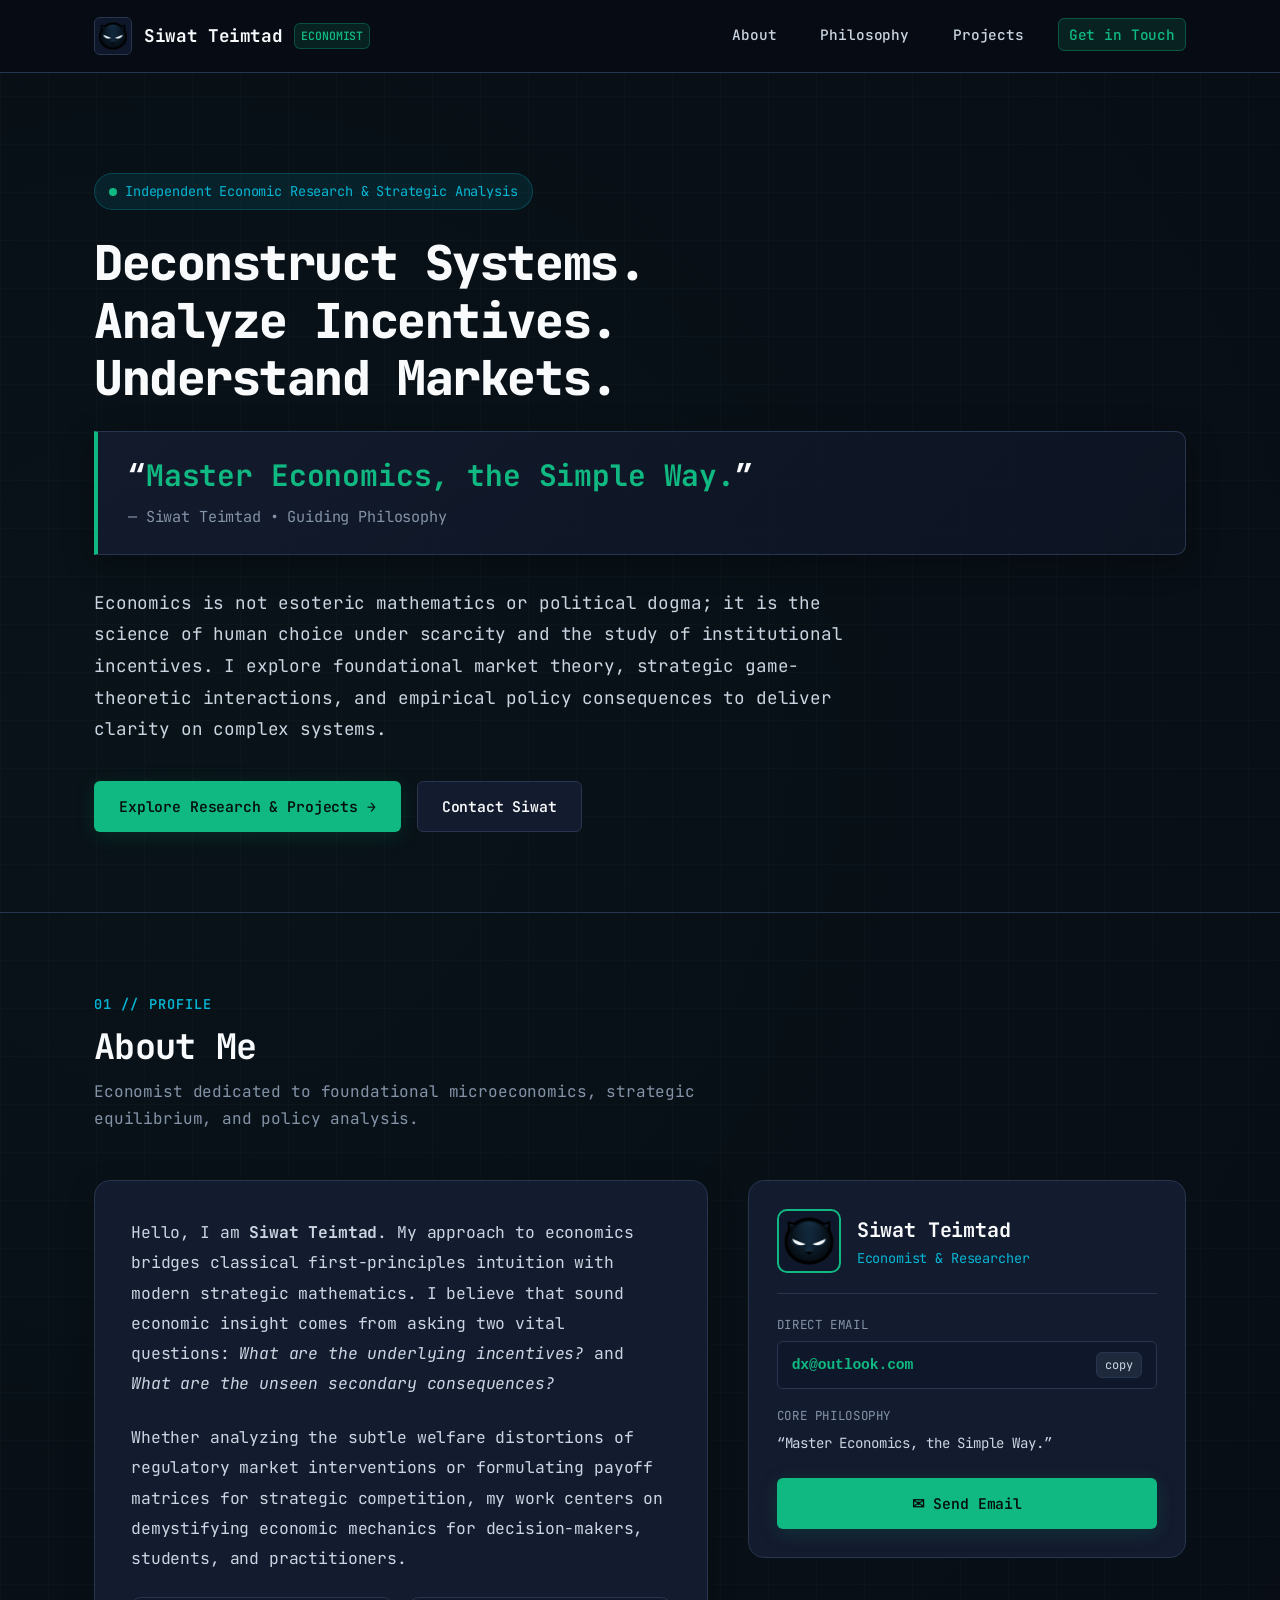
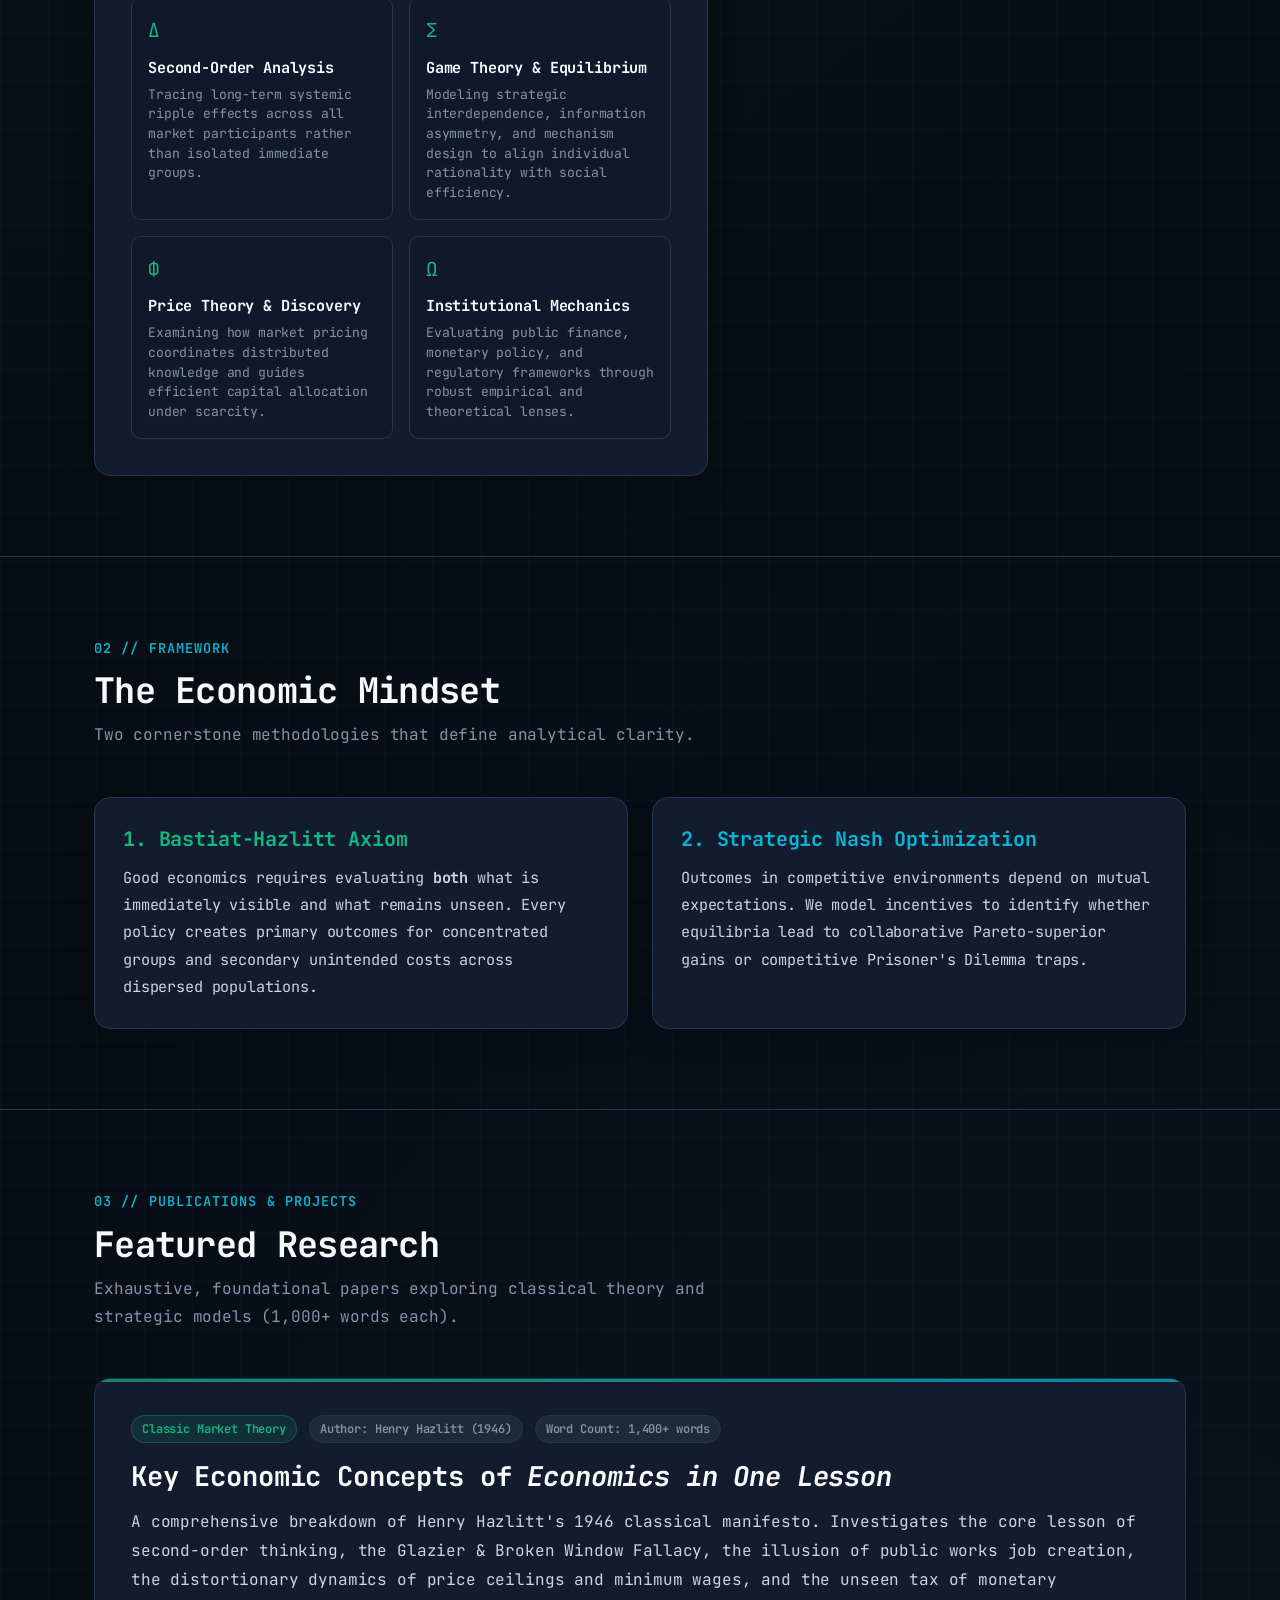
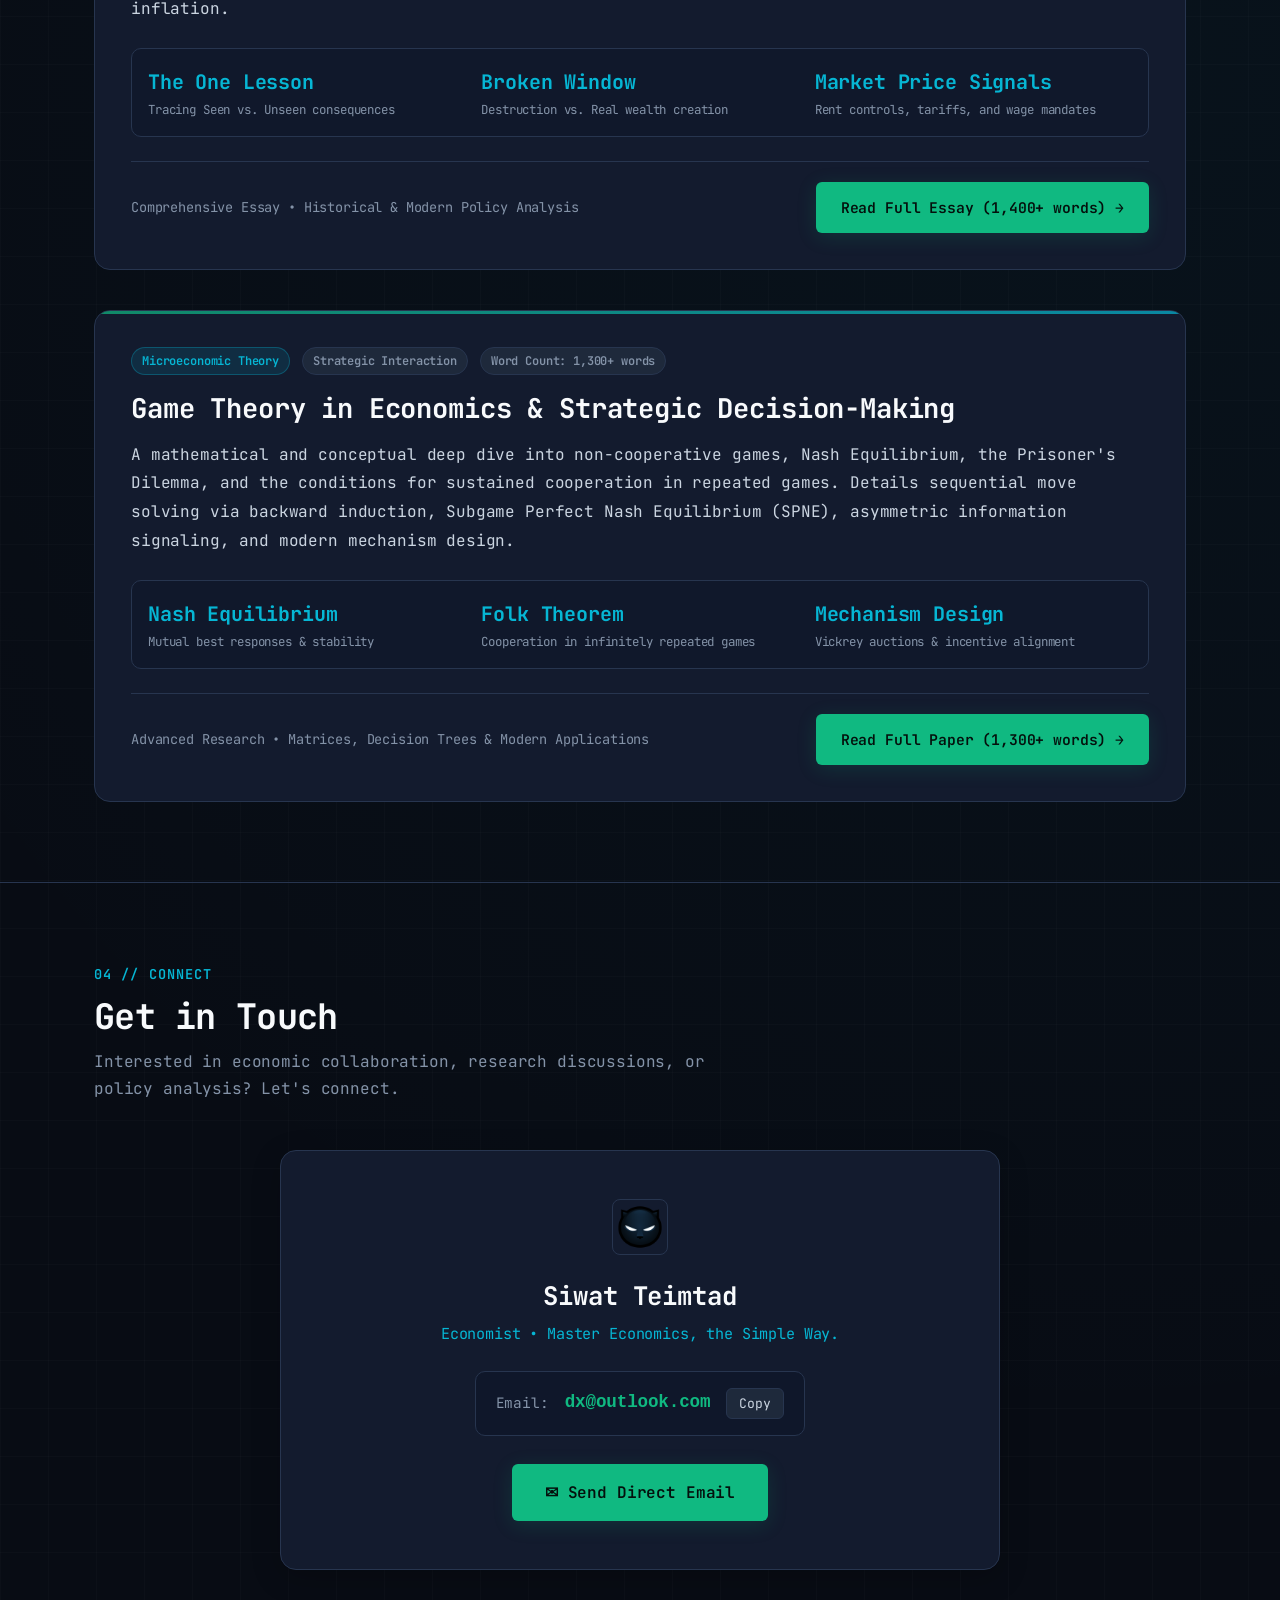
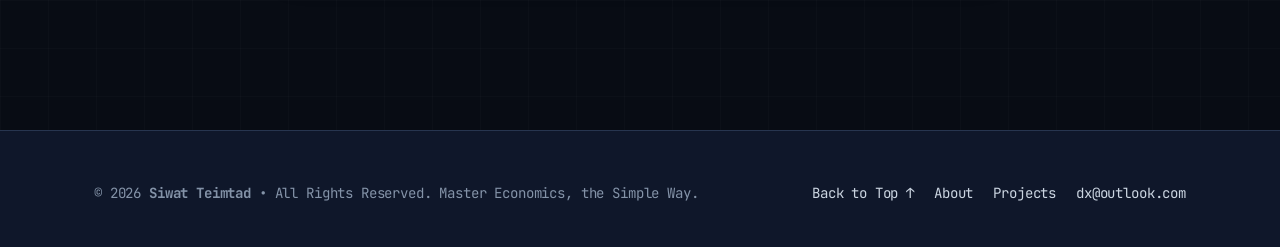
<file: index.html>
<!DOCTYPE html>
<html lang="en">
<head>
  <meta charset="UTF-8">
  <meta name="viewport" content="width=device-width, initial-scale=1.0">
  <title>Siwat Teimtad | Economist Portfolio</title>
  <meta name="description" content="Portfolio of Siwat Teimtad, Economist. Master Economics, the Simple Way. Research in Game Theory, Classical Economic Principles, and Mechanism Design.">
  <link rel="stylesheet" href="css/style.css">
  <link rel="icon" type="image/png" href="black.png">
</head>
<body>
  <div id="reading-progress-bar"></div>

  <!-- Navigation Bar -->
  <header class="navbar">
    <div class="container nav-container">
      <a href="#hero" class="brand-logo">
        <img src="black.png" alt="Logo" class="logo-img">
        <span class="brand-text">Siwat Teimtad</span>
        <span class="brand-badge">ECONOMIST</span>
      </a>

      <button id="mobile-menu-btn" class="mobile-menu-btn" aria-label="Toggle Navigation Menu">[☰ menu]</button>

      <ul class="nav-links" id="nav-links">
        <li><a href="#about">About</a></li>
        <li><a href="#philosophy">Philosophy</a></li>
        <li><a href="#projects">Projects</a></li>
        <li><a href="#contact" class="nav-cta">Get in Touch</a></li>
      </ul>
    </div>
  </header>

  <!-- Hero Section -->
  <section id="hero" class="hero-section">
    <div class="container">
      <div class="hero-tag">
        <span class="dot"></span>
        <span>Independent Economic Research &amp; Strategic Analysis</span>
      </div>

      <h1 class="hero-title">
        Deconstruct Systems.<br>
        Analyze Incentives.<br>
        Understand Markets.
      </h1>

      <div class="hero-quote-box">
        <blockquote class="hero-quote">
          &ldquo;<span class="highlight">Master Economics, the Simple Way.</span>&rdquo;
        </blockquote>
        <div class="hero-quote-author">— Siwat Teimtad &bull; Guiding Philosophy</div>
      </div>

      <p class="hero-desc">
        Economics is not esoteric mathematics or political dogma; it is the science of human choice under scarcity and the study of institutional incentives. I explore foundational market theory, strategic game-theoretic interactions, and empirical policy consequences to deliver clarity on complex systems.
      </p>

      <div class="hero-actions">
        <a href="#projects" class="btn btn-primary">Explore Research &amp; Projects &rarr;</a>
        <a href="#contact" class="btn btn-secondary">Contact Siwat</a>
      </div>
    </div>
  </section>

  <!-- About Me Section -->
  <section id="about" class="section">
    <div class="container">
      <div class="section-header">
        <div class="section-label">01 // Profile</div>
        <h2 class="section-title">About Me</h2>
        <p class="section-subtitle">Economist dedicated to foundational microeconomics, strategic equilibrium, and policy analysis.</p>
      </div>

      <div class="about-grid">
        <!-- Main Bio Card -->
        <div class="about-card">
          <p class="about-bio">
            Hello, I am <strong>Siwat Teimtad</strong>. My approach to economics bridges classical first-principles intuition with modern strategic mathematics. I believe that sound economic insight comes from asking two vital questions: <em>What are the underlying incentives?</em> and <em>What are the unseen secondary consequences?</em>
          </p>
          <p class="about-bio">
            Whether analyzing the subtle welfare distortions of regulatory market interventions or formulating payoff matrices for strategic competition, my work centers on demystifying economic mechanics for decision-makers, students, and practitioners.
          </p>

          <div class="pillars-grid">
            <div class="pillar-item">
              <div class="pillar-icon">&Delta;</div>
              <div class="pillar-title">Second-Order Analysis</div>
              <div class="pillar-desc">Tracing long-term systemic ripple effects across all market participants rather than isolated immediate groups.</div>
            </div>

            <div class="pillar-item">
              <div class="pillar-icon">&Sigma;</div>
              <div class="pillar-title">Game Theory &amp; Equilibrium</div>
              <div class="pillar-desc">Modeling strategic interdependence, information asymmetry, and mechanism design to align individual rationality with social efficiency.</div>
            </div>

            <div class="pillar-item">
              <div class="pillar-icon">&Phi;</div>
              <div class="pillar-title">Price Theory &amp; Discovery</div>
              <div class="pillar-desc">Examining how market pricing coordinates distributed knowledge and guides efficient capital allocation under scarcity.</div>
            </div>

            <div class="pillar-item">
              <div class="pillar-icon">&Omega;</div>
              <div class="pillar-title">Institutional Mechanics</div>
              <div class="pillar-desc">Evaluating public finance, monetary policy, and regulatory frameworks through robust empirical and theoretical lenses.</div>
            </div>
          </div>
        </div>

        <!-- Contact & Profile Sidebar -->
        <div class="contact-sidebar">
          <div class="contact-card">
            <div class="profile-header">
              <img src="black.png" alt="Siwat Teimtad Avatar" class="profile-avatar">
              <div>
                <div class="profile-name">Siwat Teimtad</div>
                <div class="profile-role">Economist &amp; Researcher</div>
              </div>
            </div>

            <div class="contact-detail-row">
              <div class="contact-detail-label">Direct Email</div>
              <div class="email-box">
                <code>dx@outlook.com</code>
                <button class="copy-btn copy-email-btn" data-email="dx@outlook.com" title="Copy to clipboard">copy</button>
              </div>
            </div>

            <div class="contact-detail-row">
              <div class="contact-detail-label">Core Philosophy</div>
              <div style="font-size: 0.88rem; color: var(--text-secondary); line-height: 1.5;">
                &ldquo;Master Economics, the Simple Way.&rdquo;
              </div>
            </div>

            <div style="margin-top: 24px;">
              <a href="mailto:dx@outlook.com" class="btn btn-primary" style="width: 100%; justify-content: center;">
                ✉ Send Email
              </a>
            </div>
          </div>
        </div>
      </div>
    </div>
  </section>

  <!-- Philosophy & Frameworks Section -->
  <section id="philosophy" class="section">
    <div class="container">
      <div class="section-header">
        <div class="section-label">02 // Framework</div>
        <h2 class="section-title">The Economic Mindset</h2>
        <p class="section-subtitle">Two cornerstone methodologies that define analytical clarity.</p>
      </div>

      <div style="display: grid; grid-template-columns: repeat(auto-fit, minmax(320px, 1fr)); gap: 24px;">
        <div class="about-card" style="padding: 28px;">
          <h3 style="color: var(--accent-emerald); margin-bottom: 12px; font-size: 1.25rem;">1. Bastiat-Hazlitt Axiom</h3>
          <p style="color: var(--text-secondary); font-size: 0.95rem; line-height: 1.8;">
            Good economics requires evaluating <strong>both</strong> what is immediately visible and what remains unseen. Every policy creates primary outcomes for concentrated groups and secondary unintended costs across dispersed populations.
          </p>
        </div>

        <div class="about-card" style="padding: 28px;">
          <h3 style="color: var(--accent-cyan); margin-bottom: 12px; font-size: 1.25rem;">2. Strategic Nash Optimization</h3>
          <p style="color: var(--text-secondary); font-size: 0.95rem; line-height: 1.8;">
            Outcomes in competitive environments depend on mutual expectations. We model incentives to identify whether equilibria lead to collaborative Pareto-superior gains or competitive Prisoner's Dilemma traps.
          </p>
        </div>
      </div>
    </div>
  </section>

  <!-- Featured Research & Projects Section -->
  <section id="projects" class="section">
    <div class="container">
      <div class="section-header">
        <div class="section-label">03 // Publications &amp; Projects</div>
        <h2 class="section-title">Featured Research</h2>
        <p class="section-subtitle">Exhaustive, foundational papers exploring classical theory and strategic models (1,000+ words each).</p>
      </div>

      <div class="projects-grid">
        <!-- Project 1: Economics in One Lesson -->
        <article class="project-card">
          <div class="project-meta">
            <span class="badge badge-green">Classic Market Theory</span>
            <span class="badge badge-muted">Author: Henry Hazlitt (1946)</span>
            <span class="badge badge-muted">Word Count: 1,400+ words</span>
          </div>

          <h3 class="project-title">Key Economic Concepts of <em>Economics in One Lesson</em></h3>
          
          <p class="project-summary">
            A comprehensive breakdown of Henry Hazlitt's 1946 classical manifesto. Investigates the core lesson of second-order thinking, the Glazier &amp; Broken Window Fallacy, the illusion of public works job creation, the distortionary dynamics of price ceilings and minimum wages, and the unseen tax of monetary inflation.
          </p>

          <div class="project-stats-grid">
            <div class="stat-item">
              <span class="stat-num">The One Lesson</span>
              <span class="stat-desc">Tracing Seen vs. Unseen consequences</span>
            </div>
            <div class="stat-item">
              <span class="stat-num">Broken Window</span>
              <span class="stat-desc">Destruction vs. Real wealth creation</span>
            </div>
            <div class="stat-item">
              <span class="stat-num">Market Price Signals</span>
              <span class="stat-desc">Rent controls, tariffs, and wage mandates</span>
            </div>
          </div>

          <div class="project-card-footer">
            <div style="font-size: 0.85rem; color: var(--text-muted);">
              Comprehensive Essay &bull; Historical &amp; Modern Policy Analysis
            </div>
            <a href="projects/economics-in-one-lesson.html" class="btn btn-primary">
              Read Full Essay (1,400+ words) &rarr;
            </a>
          </div>
        </article>

        <!-- Project 2: Game Theory -->
        <article class="project-card">
          <div class="project-meta">
            <span class="badge badge-cyan">Microeconomic Theory</span>
            <span class="badge badge-muted">Strategic Interaction</span>
            <span class="badge badge-muted">Word Count: 1,300+ words</span>
          </div>

          <h3 class="project-title">Game Theory in Economics &amp; Strategic Decision-Making</h3>
          
          <p class="project-summary">
            A mathematical and conceptual deep dive into non-cooperative games, Nash Equilibrium, the Prisoner's Dilemma, and the conditions for sustained cooperation in repeated games. Details sequential move solving via backward induction, Subgame Perfect Nash Equilibrium (SPNE), asymmetric information signaling, and modern mechanism design.
          </p>

          <div class="project-stats-grid">
            <div class="stat-item">
              <span class="stat-num">Nash Equilibrium</span>
              <span class="stat-desc">Mutual best responses &amp; stability</span>
            </div>
            <div class="stat-item">
              <span class="stat-num">Folk Theorem</span>
              <span class="stat-desc">Cooperation in infinitely repeated games</span>
            </div>
            <div class="stat-item">
              <span class="stat-num">Mechanism Design</span>
              <span class="stat-desc">Vickrey auctions &amp; incentive alignment</span>
            </div>
          </div>

          <div class="project-card-footer">
            <div style="font-size: 0.85rem; color: var(--text-muted);">
              Advanced Research &bull; Matrices, Decision Trees &amp; Modern Applications
            </div>
            <a href="projects/game-theory.html" class="btn btn-primary">
              Read Full Paper (1,300+ words) &rarr;
            </a>
          </div>
        </article>
      </div>
    </div>
  </section>

  <!-- Contact & Connect Section -->
  <section id="contact" class="section">
    <div class="container">
      <div class="section-header">
        <div class="section-label">04 // Connect</div>
        <h2 class="section-title">Get in Touch</h2>
        <p class="section-subtitle">Interested in economic collaboration, research discussions, or policy analysis? Let's connect.</p>
      </div>

      <div class="about-card" style="max-width: 720px; margin: 0 auto; text-align: center; padding: 48px 36px;">
        <img src="black.png" alt="Logo" style="width: 56px; height: 56px; margin: 0 auto 16px; border-radius: 8px; border: 1px solid var(--border-color); padding: 4px;">
        <h3 style="font-size: 1.6rem; margin-bottom: 8px;">Siwat Teimtad</h3>
        <p style="color: var(--accent-cyan); font-size: 0.95rem; margin-bottom: 24px;">Economist &bull; Master Economics, the Simple Way.</p>
        
        <div style="background: var(--bg-secondary); border: 1px solid var(--border-color); padding: 16px 20px; border-radius: var(--radius-md); display: inline-flex; align-items: center; gap: 16px; margin-bottom: 28px;">
          <span style="color: var(--text-muted); font-size: 0.9rem;">Email:</span>
          <code style="color: var(--accent-emerald); font-size: 1.1rem; font-weight: 700;">dx@outlook.com</code>
          <button class="copy-btn copy-email-btn" data-email="dx@outlook.com" style="padding: 6px 12px; font-size: 0.82rem;">Copy</button>
        </div>

        <div>
          <a href="mailto:dx@outlook.com" class="btn btn-primary" style="padding: 14px 32px; font-size: 1rem;">
            ✉ Send Direct Email
          </a>
        </div>
      </div>
    </div>
  </section>

  <!-- Footer -->
  <footer class="footer">
    <div class="container footer-content">
      <div class="footer-copy">
        &copy; 2026 <strong>Siwat Teimtad</strong> &bull; All Rights Reserved. Master Economics, the Simple Way.
      </div>
      <ul class="footer-links">
        <li><a href="#hero">Back to Top ↑</a></li>
        <li><a href="#about">About</a></li>
        <li><a href="#projects">Projects</a></li>
        <li><a href="mailto:dx@outlook.com">dx@outlook.com</a></li>
      </ul>
    </div>
  </footer>

  <script src="js/main.js"></script>
</body>
</html>
</file>
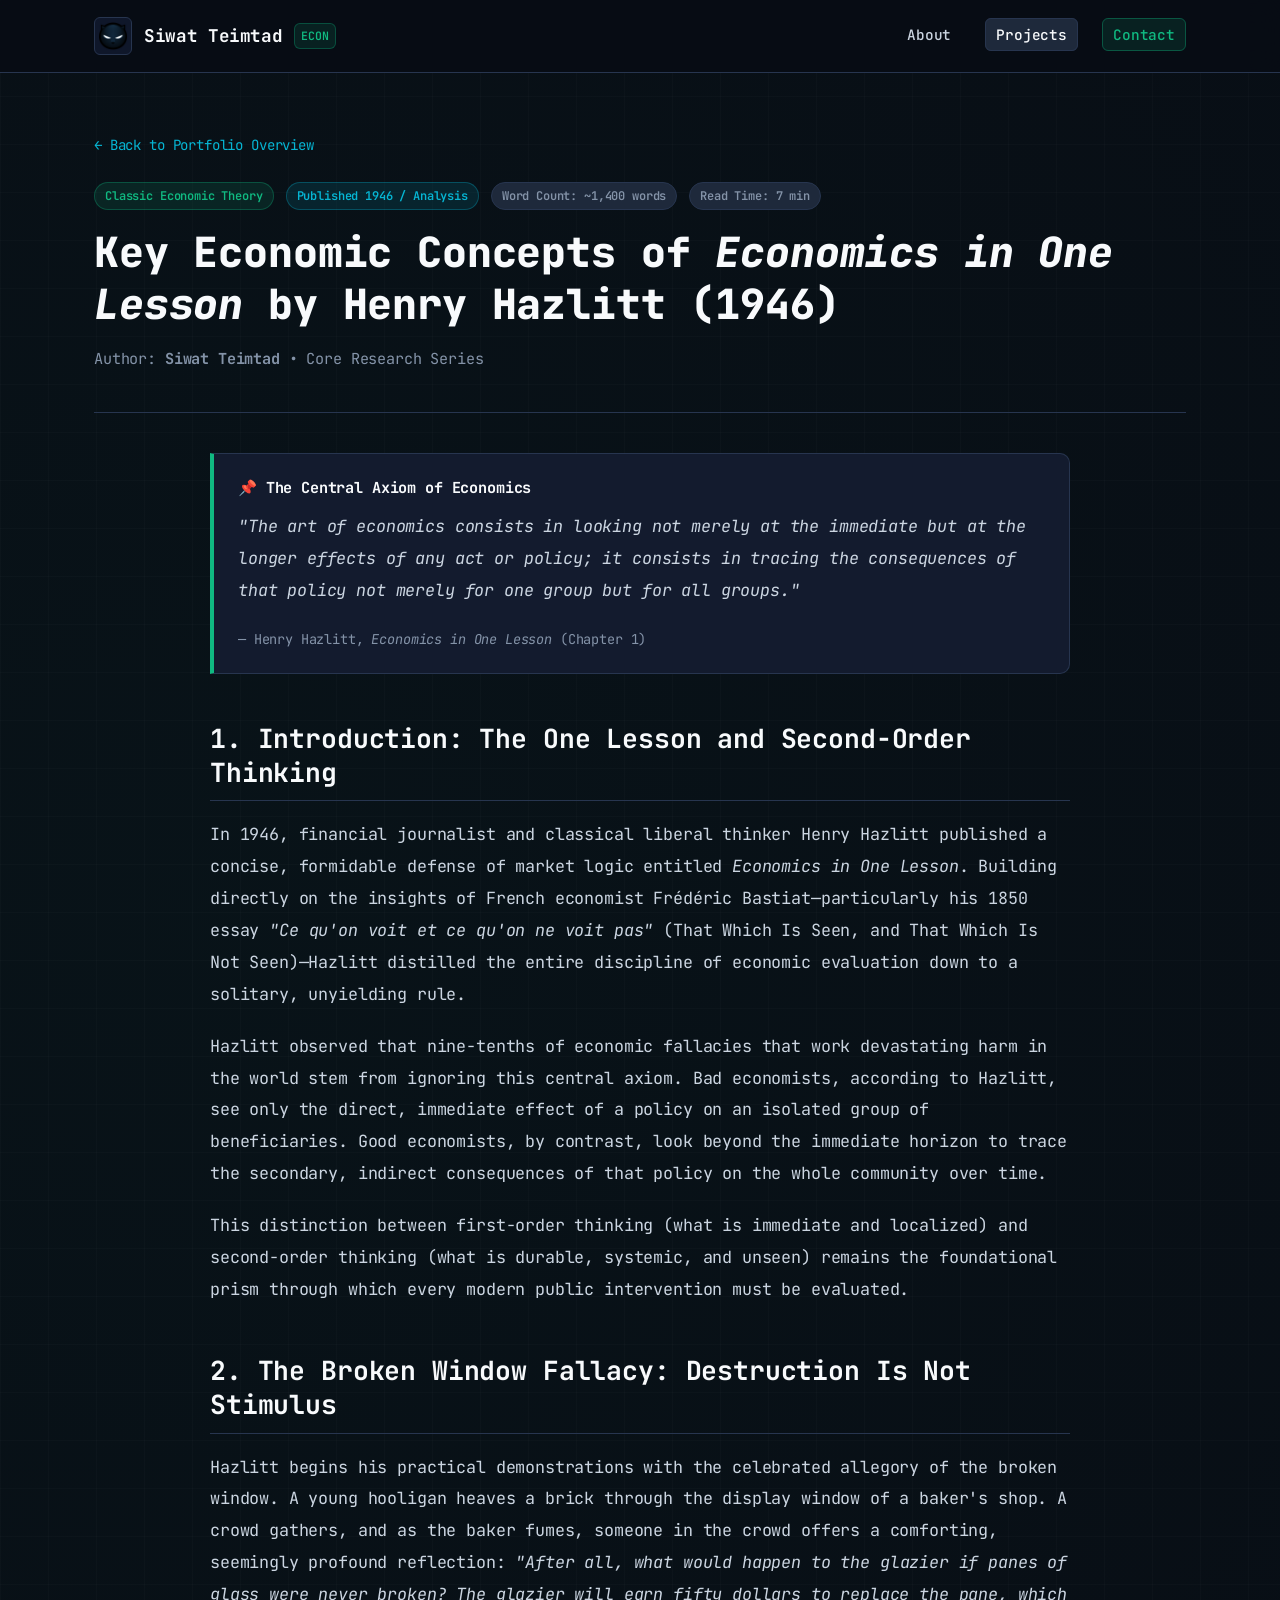
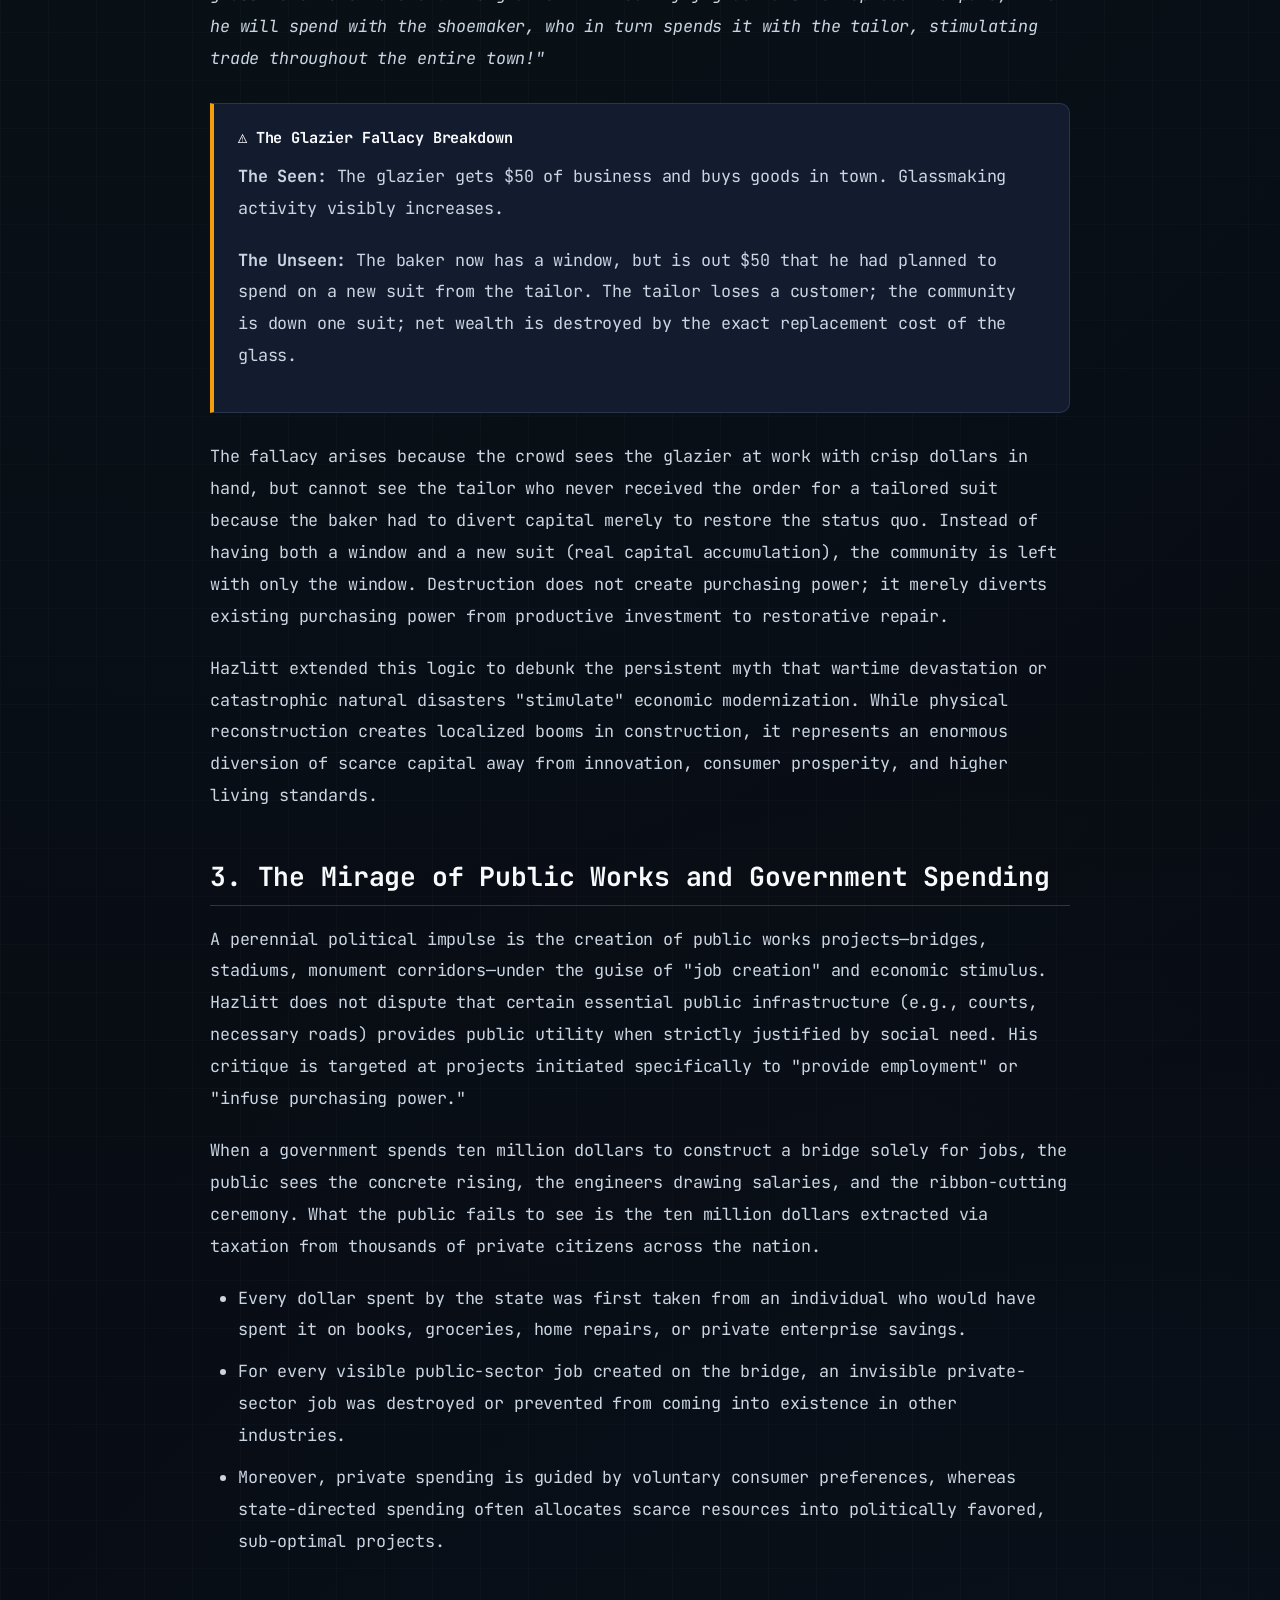
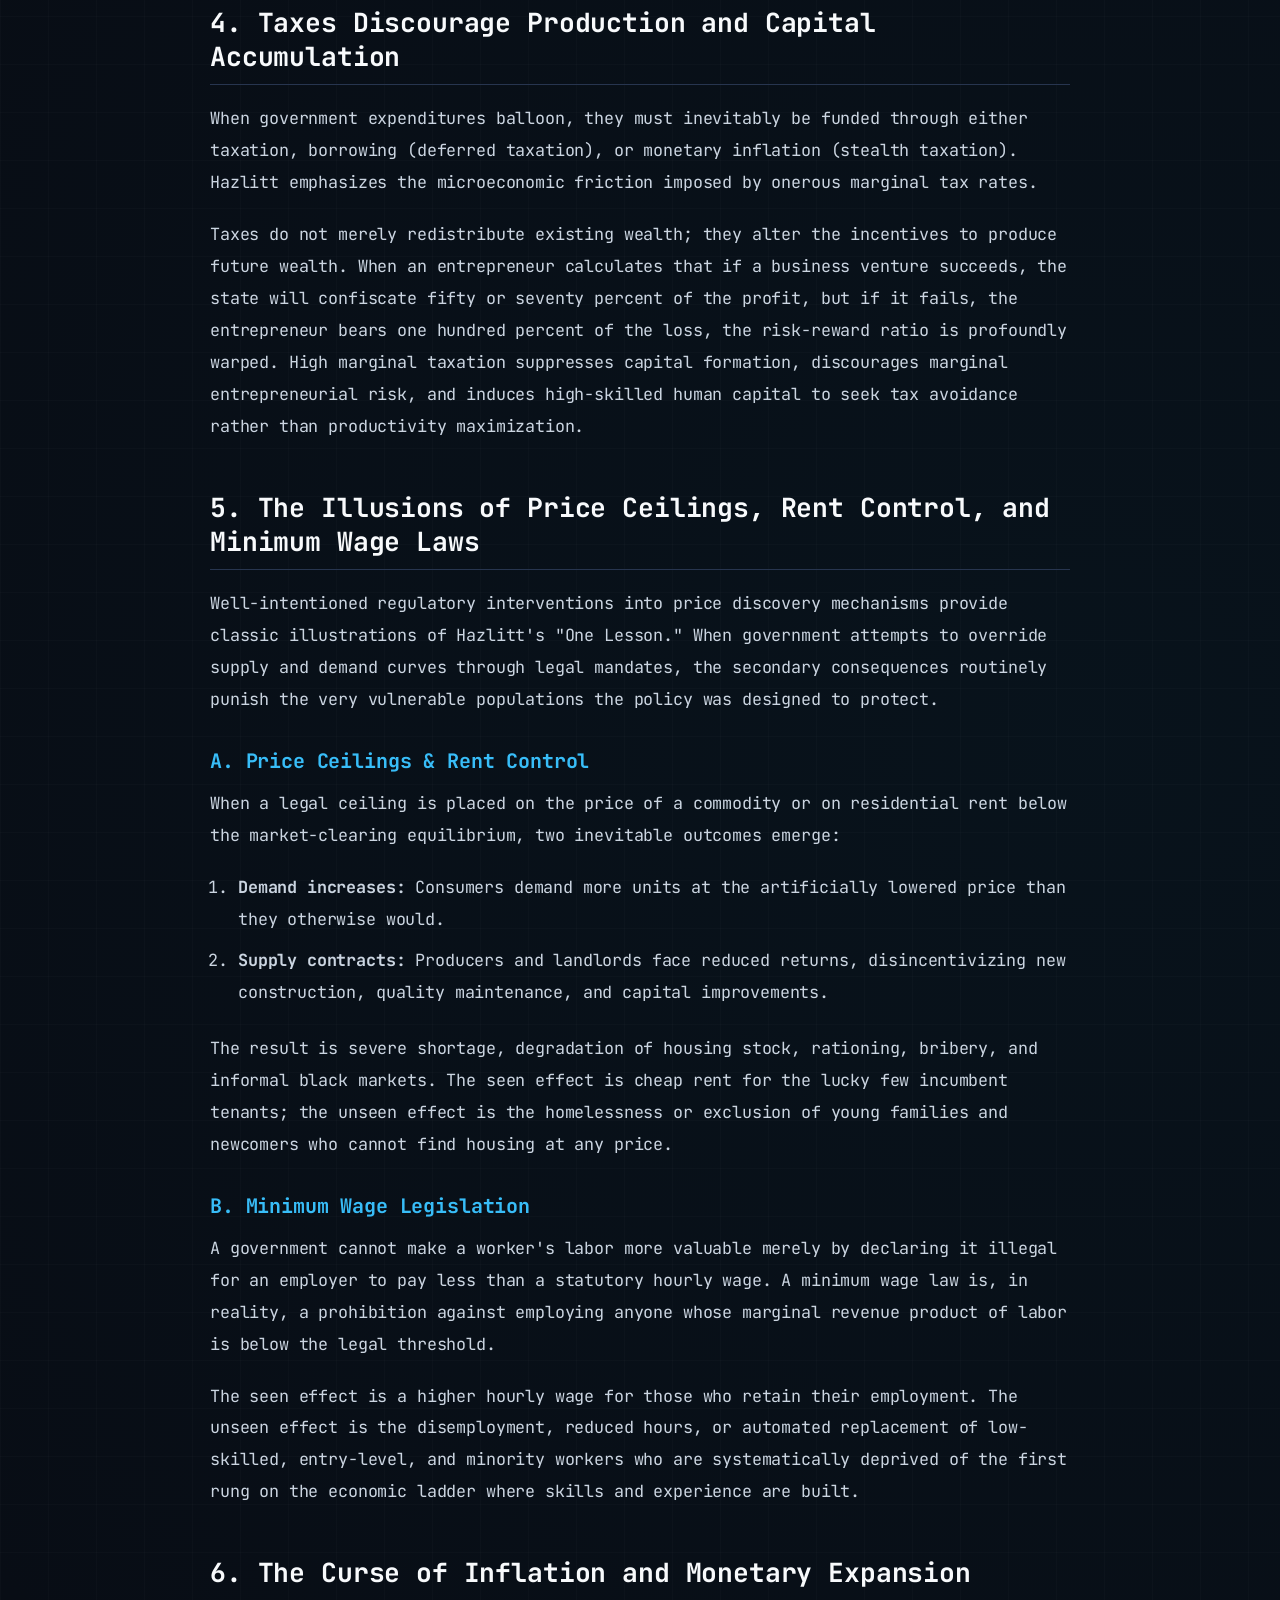
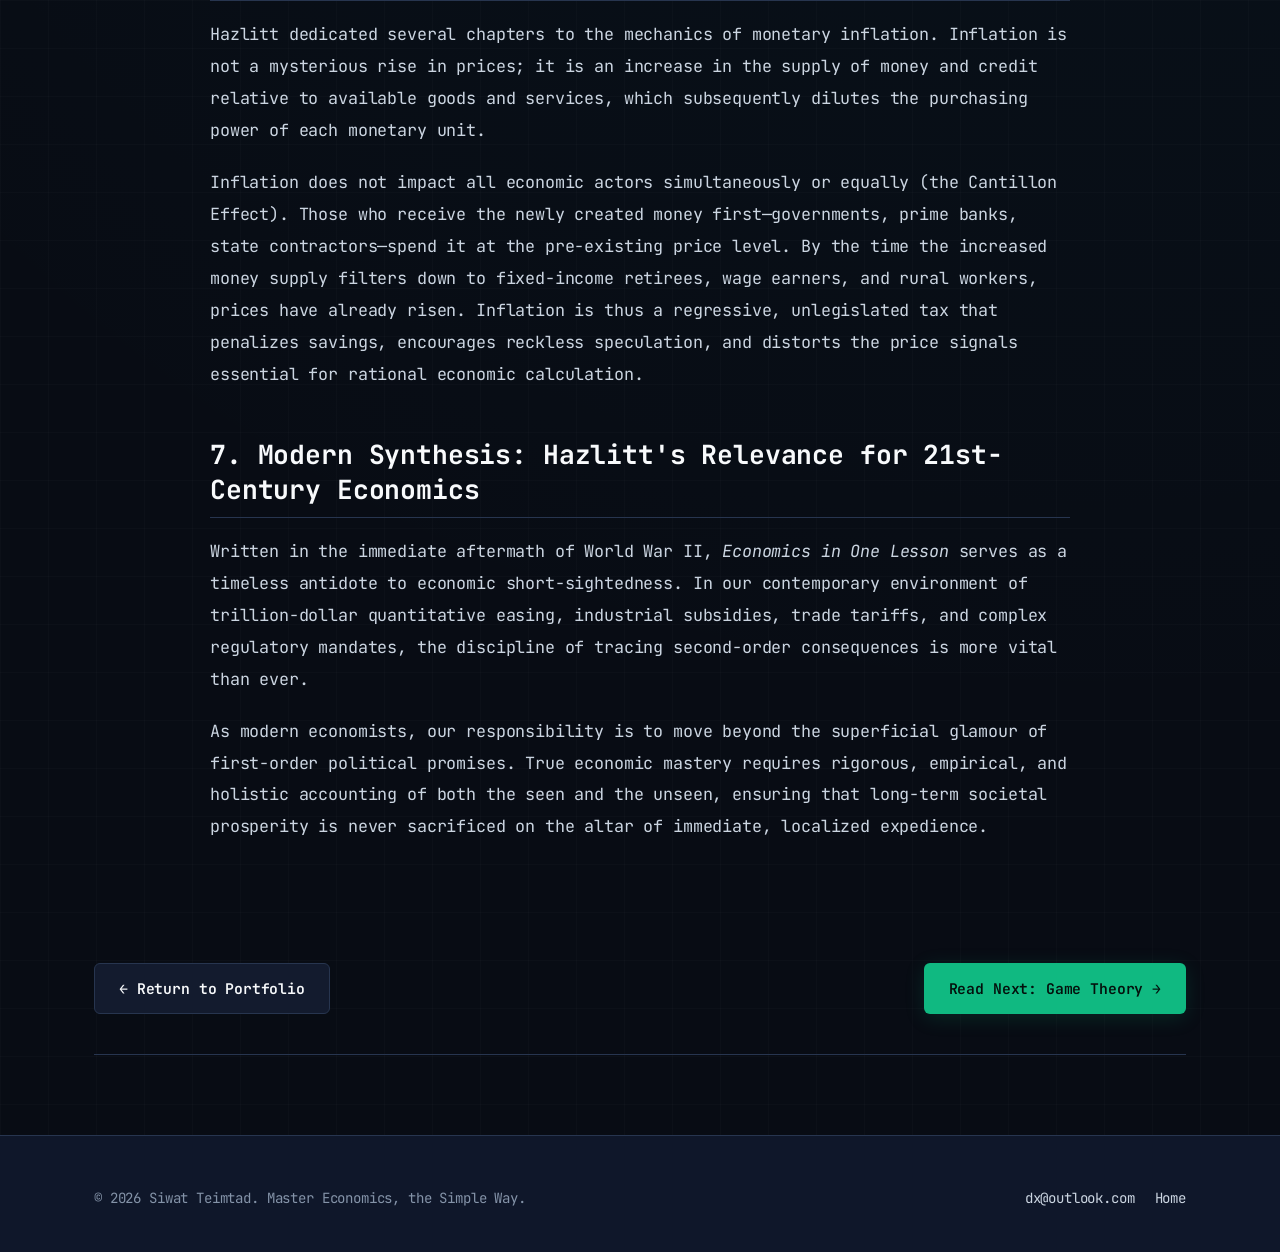
<file: projects/economics-in-one-lesson.html>
<!DOCTYPE html>
<html lang="en">
<head>
  <meta charset="UTF-8">
  <meta name="viewport" content="width=device-width, initial-scale=1.0">
  <title>Key Concepts of Economics in One Lesson (Henry Hazlitt, 1946) | Siwat Teimtad</title>
  <meta name="description" content="A comprehensive deep-dive into Henry Hazlitt's timeless economic masterpiece, Economics in One Lesson. Exploring the seen vs. unseen, broken window fallacy, and public policy consequences.">
  <link rel="stylesheet" href="../css/style.css">
  <link rel="icon" type="image/png" href="../black.png">
</head>
<body>
  <div id="reading-progress-bar"></div>

  <!-- Navigation -->
  <nav class="navbar">
    <div class="container nav-container">
      <a href="../index.html" class="brand-logo">
        <img src="../black.png" alt="Logo" class="logo-img">
        <span class="brand-text">Siwat Teimtad</span>
        <span class="brand-badge">ECON</span>
      </a>
      <ul class="nav-links">
        <li><a href="../index.html#about">About</a></li>
        <li><a href="../index.html#projects" class="active">Projects</a></li>
        <li><a href="../index.html#contact" class="nav-cta">Contact</a></li>
      </ul>
    </div>
  </nav>

  <main class="container">
    <header class="article-header">
      <a href="../index.html#projects" class="back-link">← Back to Portfolio Overview</a>
      <div class="project-meta">
        <span class="badge badge-green">Classic Economic Theory</span>
        <span class="badge badge-cyan">Published 1946 / Analysis</span>
        <span class="badge badge-muted">Word Count: ~1,400 words</span>
        <span class="badge badge-muted">Read Time: 7 min</span>
      </div>
      <h1 class="article-title">Key Economic Concepts of <em>Economics in One Lesson</em> by Henry Hazlitt (1946)</h1>
      <p class="hero-quote-author">Author: <strong>Siwat Teimtad</strong> &bull; Core Research Series</p>
    </header>

    <article class="article-content">
      <div class="callout-box">
        <div class="callout-title">📌 The Central Axiom of Economics</div>
        <p><em>"The art of economics consists in looking not merely at the immediate but at the longer effects of any act or policy; it consists in tracing the consequences of that policy not merely for one group but for all groups."</em></p>
        <p style="font-size: 0.85rem; color: var(--text-muted); margin-bottom: 0;">— Henry Hazlitt, <em>Economics in One Lesson</em> (Chapter 1)</p>
      </div>

      <h2>1. Introduction: The One Lesson and Second-Order Thinking</h2>
      <p>In 1946, financial journalist and classical liberal thinker Henry Hazlitt published a concise, formidable defense of market logic entitled <em>Economics in One Lesson</em>. Building directly on the insights of French economist Frédéric Bastiat—particularly his 1850 essay <em>"Ce qu'on voit et ce qu'on ne voit pas"</em> (That Which Is Seen, and That Which Is Not Seen)—Hazlitt distilled the entire discipline of economic evaluation down to a solitary, unyielding rule.</p>
      <p>Hazlitt observed that nine-tenths of economic fallacies that work devastating harm in the world stem from ignoring this central axiom. Bad economists, according to Hazlitt, see only the direct, immediate effect of a policy on an isolated group of beneficiaries. Good economists, by contrast, look beyond the immediate horizon to trace the secondary, indirect consequences of that policy on the whole community over time.</p>
      <p>This distinction between first-order thinking (what is immediate and localized) and second-order thinking (what is durable, systemic, and unseen) remains the foundational prism through which every modern public intervention must be evaluated.</p>

      <h2>2. The Broken Window Fallacy: Destruction Is Not Stimulus</h2>
      <p>Hazlitt begins his practical demonstrations with the celebrated allegory of the broken window. A young hooligan heaves a brick through the display window of a baker's shop. A crowd gathers, and as the baker fumes, someone in the crowd offers a comforting, seemingly profound reflection: <em>"After all, what would happen to the glazier if panes of glass were never broken? The glazier will earn fifty dollars to replace the pane, which he will spend with the shoemaker, who in turn spends it with the tailor, stimulating trade throughout the entire town!"</em></p>
      
      <div class="callout-box warning">
        <div class="callout-title">⚠️ The Glazier Fallacy Breakdown</div>
        <p><strong>The Seen:</strong> The glazier gets $50 of business and buys goods in town. Glassmaking activity visibly increases.</p>
        <p><strong>The Unseen:</strong> The baker now has a window, but is out $50 that he had planned to spend on a new suit from the tailor. The tailor loses a customer; the community is down one suit; net wealth is destroyed by the exact replacement cost of the glass.</p>
      </div>

      <p>The fallacy arises because the crowd sees the glazier at work with crisp dollars in hand, but cannot see the tailor who never received the order for a tailored suit because the baker had to divert capital merely to restore the status quo. Instead of having both a window and a new suit (real capital accumulation), the community is left with only the window. Destruction does not create purchasing power; it merely diverts existing purchasing power from productive investment to restorative repair.</p>
      <p>Hazlitt extended this logic to debunk the persistent myth that wartime devastation or catastrophic natural disasters "stimulate" economic modernization. While physical reconstruction creates localized booms in construction, it represents an enormous diversion of scarce capital away from innovation, consumer prosperity, and higher living standards.</p>

      <h2>3. The Mirage of Public Works and Government Spending</h2>
      <p>A perennial political impulse is the creation of public works projects—bridges, stadiums, monument corridors—under the guise of "job creation" and economic stimulus. Hazlitt does not dispute that certain essential public infrastructure (e.g., courts, necessary roads) provides public utility when strictly justified by social need. His critique is targeted at projects initiated specifically to "provide employment" or "infuse purchasing power."</p>
      <p>When a government spends ten million dollars to construct a bridge solely for jobs, the public sees the concrete rising, the engineers drawing salaries, and the ribbon-cutting ceremony. What the public fails to see is the ten million dollars extracted via taxation from thousands of private citizens across the nation.</p>
      <ul>
        <li>Every dollar spent by the state was first taken from an individual who would have spent it on books, groceries, home repairs, or private enterprise savings.</li>
        <li>For every visible public-sector job created on the bridge, an invisible private-sector job was destroyed or prevented from coming into existence in other industries.</li>
        <li>Moreover, private spending is guided by voluntary consumer preferences, whereas state-directed spending often allocates scarce resources into politically favored, sub-optimal projects.</li>
      </ul>

      <h2>4. Taxes Discourage Production and Capital Accumulation</h2>
      <p>When government expenditures balloon, they must inevitably be funded through either taxation, borrowing (deferred taxation), or monetary inflation (stealth taxation). Hazlitt emphasizes the microeconomic friction imposed by onerous marginal tax rates.</p>
      <p>Taxes do not merely redistribute existing wealth; they alter the incentives to produce future wealth. When an entrepreneur calculates that if a business venture succeeds, the state will confiscate fifty or seventy percent of the profit, but if it fails, the entrepreneur bears one hundred percent of the loss, the risk-reward ratio is profoundly warped. High marginal taxation suppresses capital formation, discourages marginal entrepreneurial risk, and induces high-skilled human capital to seek tax avoidance rather than productivity maximization.</p>

      <h2>5. The Illusions of Price Ceilings, Rent Control, and Minimum Wage Laws</h2>
      <p>Well-intentioned regulatory interventions into price discovery mechanisms provide classic illustrations of Hazlitt's "One Lesson." When government attempts to override supply and demand curves through legal mandates, the secondary consequences routinely punish the very vulnerable populations the policy was designed to protect.</p>

      <h3>A. Price Ceilings & Rent Control</h3>
      <p>When a legal ceiling is placed on the price of a commodity or on residential rent below the market-clearing equilibrium, two inevitable outcomes emerge:</p>
      <ol>
        <li><strong>Demand increases:</strong> Consumers demand more units at the artificially lowered price than they otherwise would.</li>
        <li><strong>Supply contracts:</strong> Producers and landlords face reduced returns, disincentivizing new construction, quality maintenance, and capital improvements.</li>
      </ol>
      <p>The result is severe shortage, degradation of housing stock, rationing, bribery, and informal black markets. The seen effect is cheap rent for the lucky few incumbent tenants; the unseen effect is the homelessness or exclusion of young families and newcomers who cannot find housing at any price.</p>

      <h3>B. Minimum Wage Legislation</h3>
      <p>A government cannot make a worker's labor more valuable merely by declaring it illegal for an employer to pay less than a statutory hourly wage. A minimum wage law is, in reality, a prohibition against employing anyone whose marginal revenue product of labor is below the legal threshold.</p>
      <p>The seen effect is a higher hourly wage for those who retain their employment. The unseen effect is the disemployment, reduced hours, or automated replacement of low-skilled, entry-level, and minority workers who are systematically deprived of the first rung on the economic ladder where skills and experience are built.</p>

      <h2>6. The Curse of Inflation and Monetary Expansion</h2>
      <p>Hazlitt dedicated several chapters to the mechanics of monetary inflation. Inflation is not a mysterious rise in prices; it is an increase in the supply of money and credit relative to available goods and services, which subsequently dilutes the purchasing power of each monetary unit.</p>
      <p>Inflation does not impact all economic actors simultaneously or equally (the Cantillon Effect). Those who receive the newly created money first—governments, prime banks, state contractors—spend it at the pre-existing price level. By the time the increased money supply filters down to fixed-income retirees, wage earners, and rural workers, prices have already risen. Inflation is thus a regressive, unlegislated tax that penalizes savings, encourages reckless speculation, and distorts the price signals essential for rational economic calculation.</p>

      <h2>7. Modern Synthesis: Hazlitt's Relevance for 21st-Century Economics</h2>
      <p>Written in the immediate aftermath of World War II, <em>Economics in One Lesson</em> serves as a timeless antidote to economic short-sightedness. In our contemporary environment of trillion-dollar quantitative easing, industrial subsidies, trade tariffs, and complex regulatory mandates, the discipline of tracing second-order consequences is more vital than ever.</p>
      <p>As modern economists, our responsibility is to move beyond the superficial glamour of first-order political promises. True economic mastery requires rigorous, empirical, and holistic accounting of both the seen and the unseen, ensuring that long-term societal prosperity is never sacrificed on the altar of immediate, localized expedience.</p>
    </article>

    <footer class="article-header" style="margin-top: 60px;">
      <div style="display: flex; justify-content: space-between; align-items: center; flex-wrap: wrap; gap: 16px;">
        <a href="../index.html#projects" class="btn btn-secondary">← Return to Portfolio</a>
        <a href="game-theory.html" class="btn btn-primary">Read Next: Game Theory &rarr;</a>
      </div>
    </footer>
  </main>

  <!-- Global Footer -->
  <footer class="footer">
    <div class="container footer-content">
      <div class="footer-copy">
        &copy; 2026 Siwat Teimtad. Master Economics, the Simple Way.
      </div>
      <ul class="footer-links">
        <li><a href="mailto:dx@outlook.com">dx@outlook.com</a></li>
        <li><a href="../index.html">Home</a></li>
      </ul>
    </div>
  </footer>

  <script src="../js/main.js"></script>
</body>
</html>
</file>
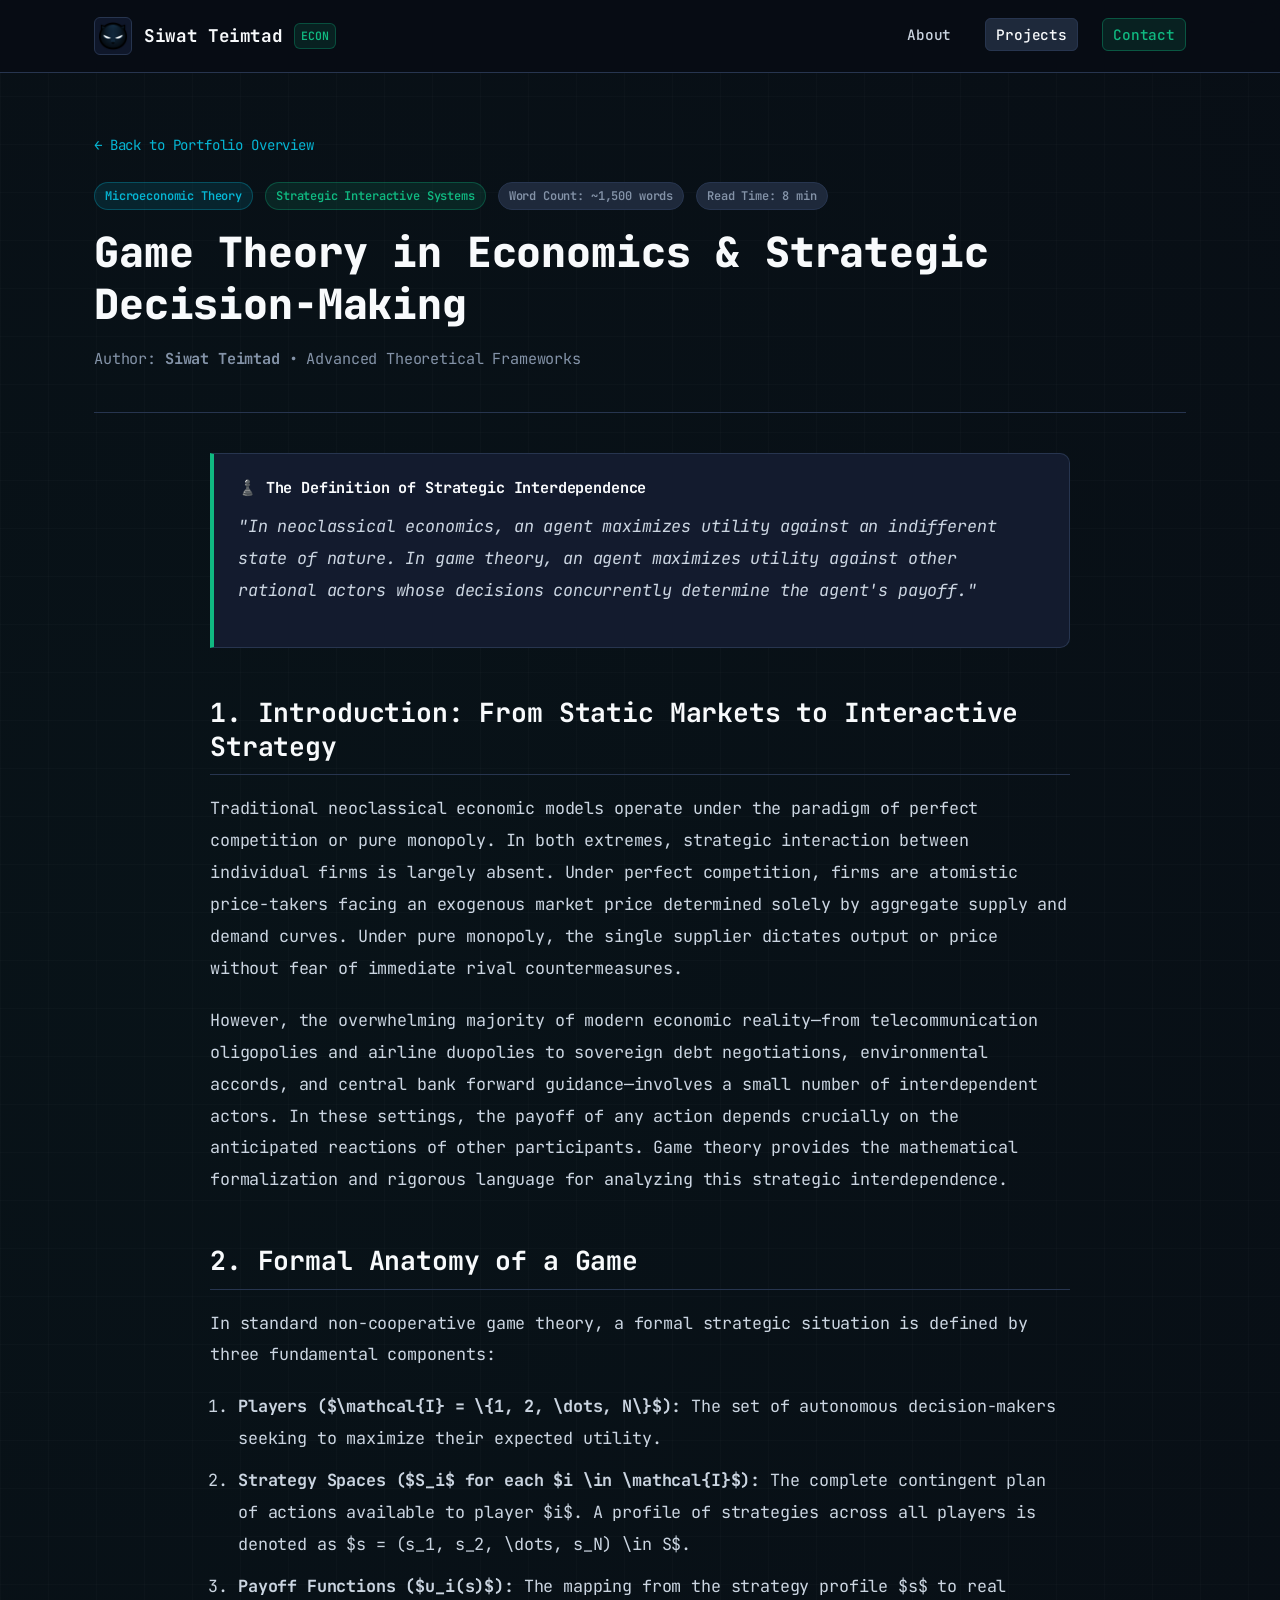
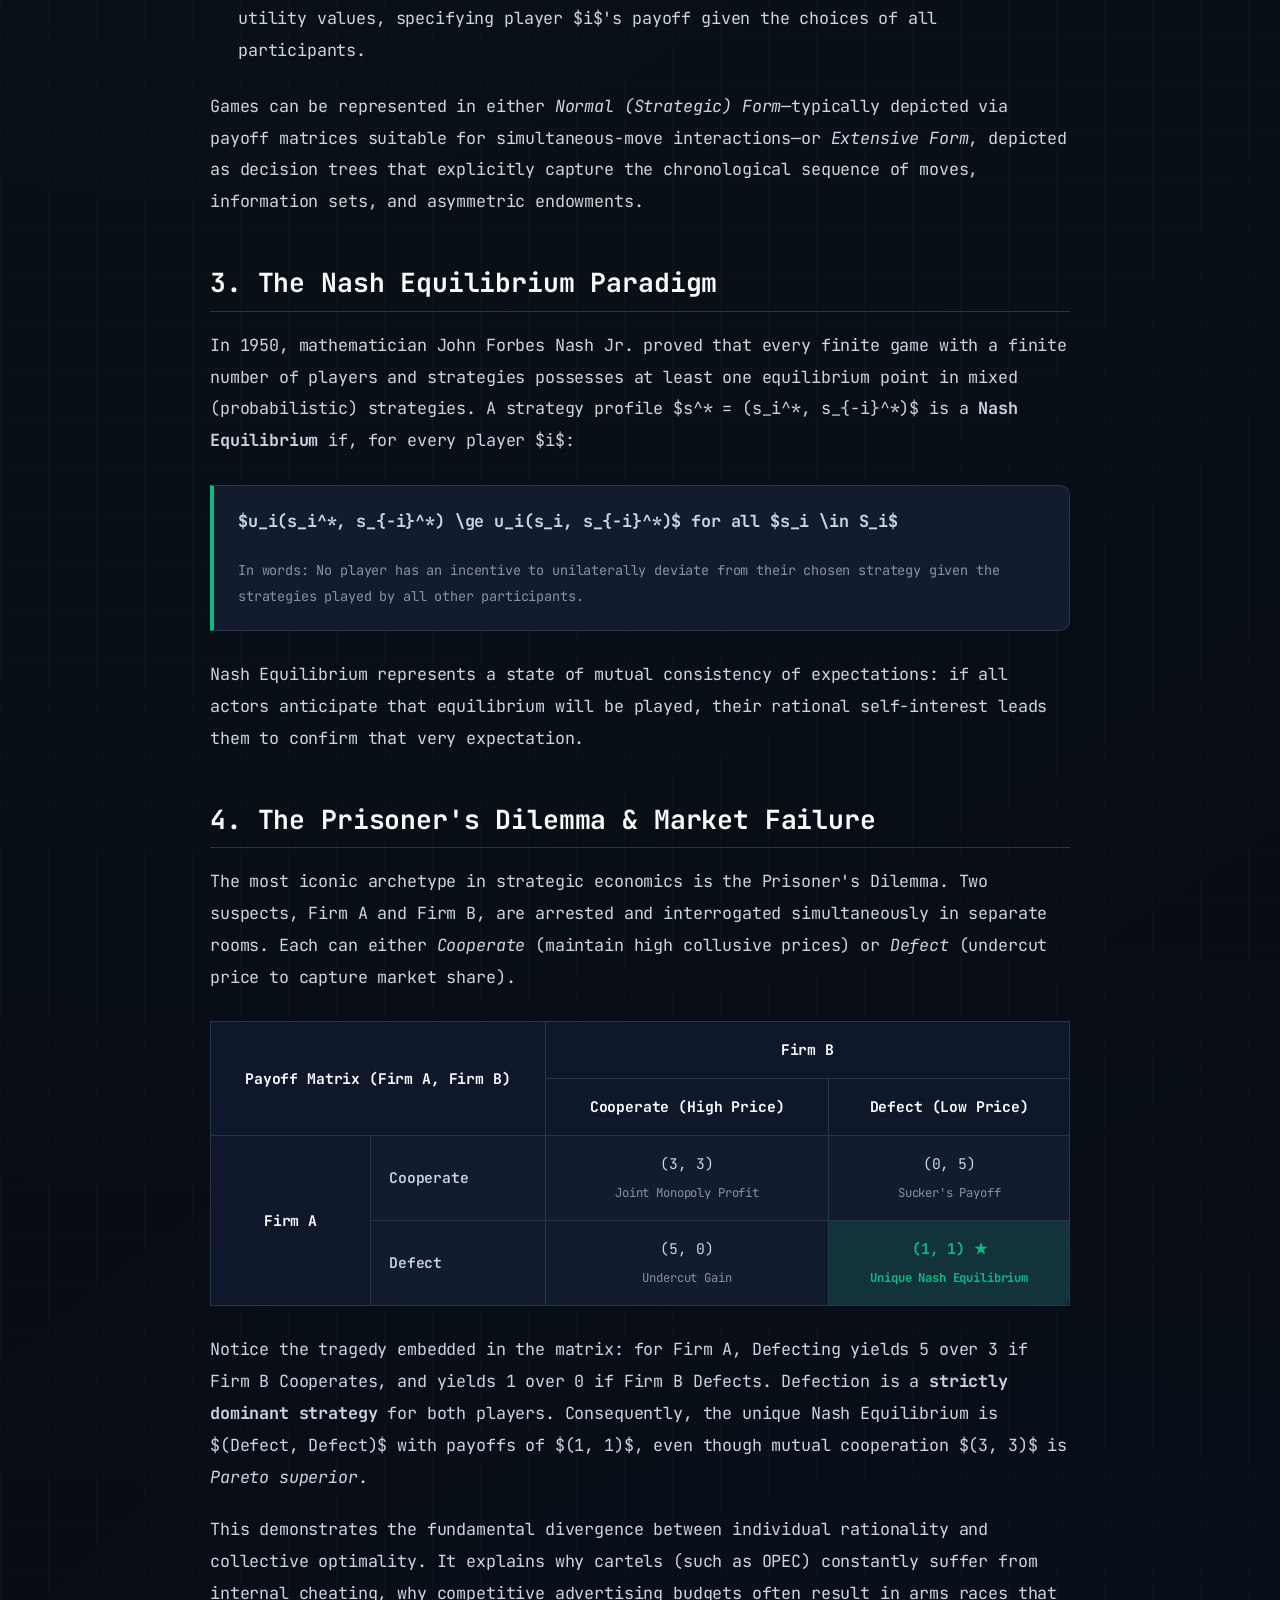
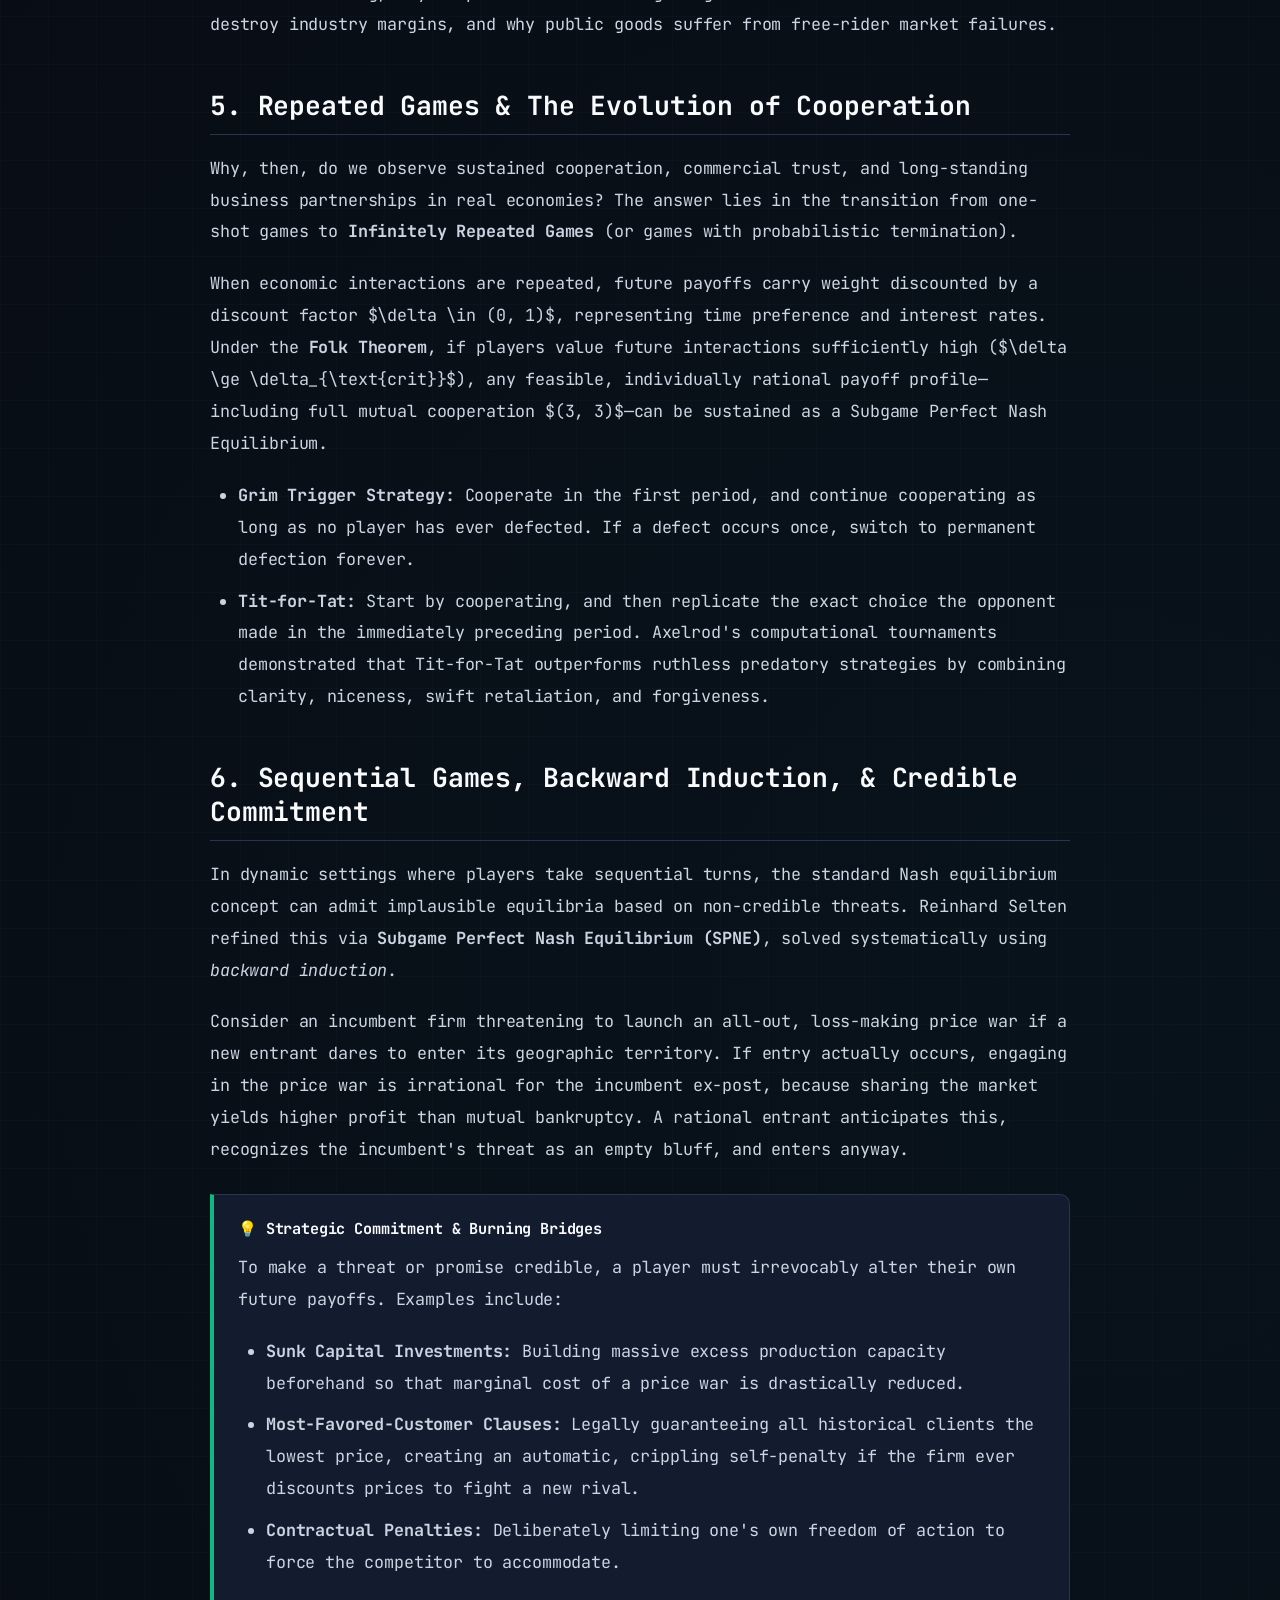
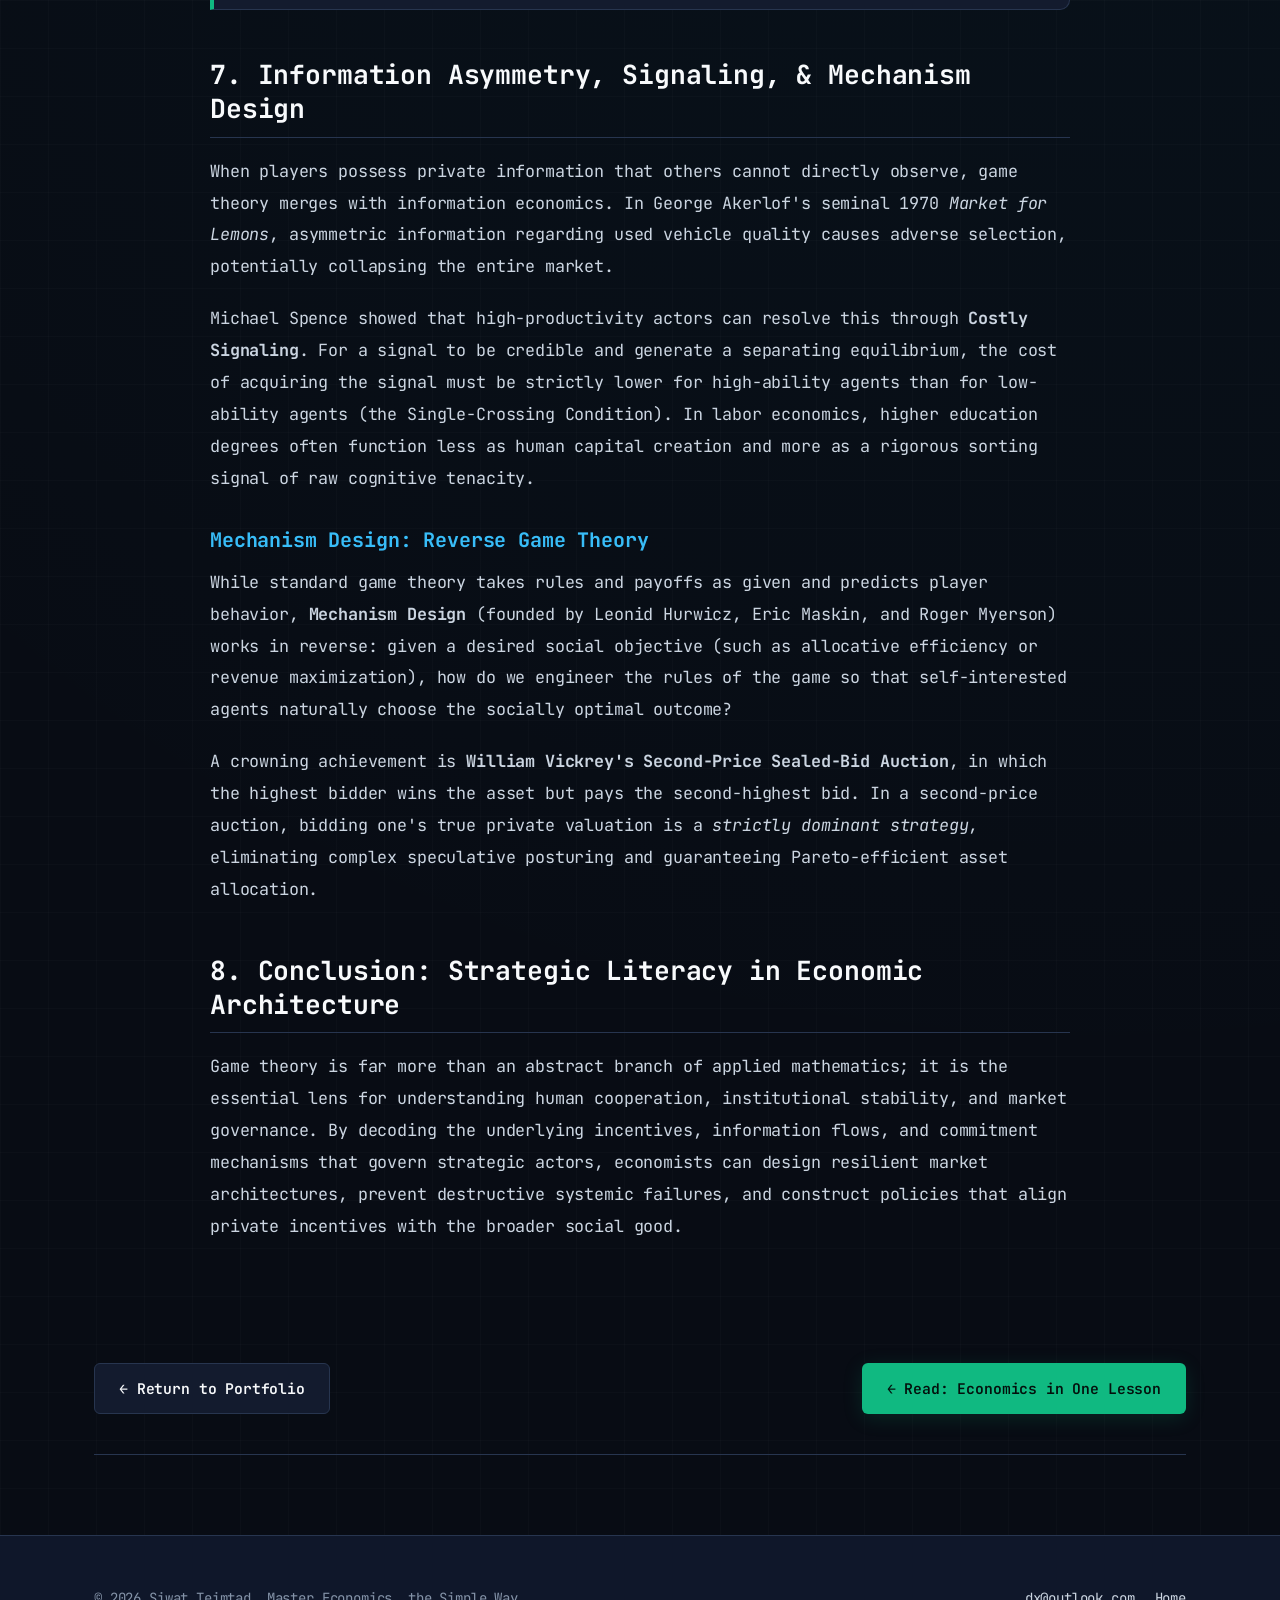
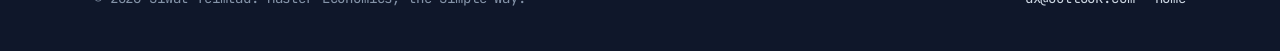
<file: projects/game-theory.html>
<!DOCTYPE html>
<html lang="en">
<head>
  <meta charset="UTF-8">
  <meta name="viewport" content="width=device-width, initial-scale=1.0">
  <title>Game Theory in Economics & Strategic Decision-Making | Siwat Teimtad</title>
  <meta name="description" content="A rigorous exploration of Game Theory, Nash Equilibrium, Repeated Games, Subgame Perfection, and Mechanism Design in modern economics by Siwat Teimtad.">
  <link rel="stylesheet" href="../css/style.css">
  <link rel="icon" type="image/png" href="../black.png">
</head>
<body>
  <div id="reading-progress-bar"></div>

  <!-- Navigation -->
  <nav class="navbar">
    <div class="container nav-container">
      <a href="../index.html" class="brand-logo">
        <img src="../black.png" alt="Logo" class="logo-img">
        <span class="brand-text">Siwat Teimtad</span>
        <span class="brand-badge">ECON</span>
      </a>
      <ul class="nav-links">
        <li><a href="../index.html#about">About</a></li>
        <li><a href="../index.html#projects" class="active">Projects</a></li>
        <li><a href="../index.html#contact" class="nav-cta">Contact</a></li>
      </ul>
    </div>
  </nav>

  <main class="container">
    <header class="article-header">
      <a href="../index.html#projects" class="back-link">← Back to Portfolio Overview</a>
      <div class="project-meta">
        <span class="badge badge-cyan">Microeconomic Theory</span>
        <span class="badge badge-green">Strategic Interactive Systems</span>
        <span class="badge badge-muted">Word Count: ~1,500 words</span>
        <span class="badge badge-muted">Read Time: 8 min</span>
      </div>
      <h1 class="article-title">Game Theory in Economics &amp; Strategic Decision-Making</h1>
      <p class="hero-quote-author">Author: <strong>Siwat Teimtad</strong> &bull; Advanced Theoretical Frameworks</p>
    </header>

    <article class="article-content">
      <div class="callout-box">
        <div class="callout-title">♟️ The Definition of Strategic Interdependence</div>
        <p><em>"In neoclassical economics, an agent maximizes utility against an indifferent state of nature. In game theory, an agent maximizes utility against other rational actors whose decisions concurrently determine the agent's payoff."</em></p>
      </div>

      <h2>1. Introduction: From Static Markets to Interactive Strategy</h2>
      <p>Traditional neoclassical economic models operate under the paradigm of perfect competition or pure monopoly. In both extremes, strategic interaction between individual firms is largely absent. Under perfect competition, firms are atomistic price-takers facing an exogenous market price determined solely by aggregate supply and demand curves. Under pure monopoly, the single supplier dictates output or price without fear of immediate rival countermeasures.</p>
      <p>However, the overwhelming majority of modern economic reality—from telecommunication oligopolies and airline duopolies to sovereign debt negotiations, environmental accords, and central bank forward guidance—involves a small number of interdependent actors. In these settings, the payoff of any action depends crucially on the anticipated reactions of other participants. Game theory provides the mathematical formalization and rigorous language for analyzing this strategic interdependence.</p>

      <h2>2. Formal Anatomy of a Game</h2>
      <p>In standard non-cooperative game theory, a formal strategic situation is defined by three fundamental components:</p>
      <ol>
        <li><strong>Players ($\mathcal{I} = \{1, 2, \dots, N\}$):</strong> The set of autonomous decision-makers seeking to maximize their expected utility.</li>
        <li><strong>Strategy Spaces ($S_i$ for each $i \in \mathcal{I}$):</strong> The complete contingent plan of actions available to player $i$. A profile of strategies across all players is denoted as $s = (s_1, s_2, \dots, s_N) \in S$.</li>
        <li><strong>Payoff Functions ($u_i(s)$):</strong> The mapping from the strategy profile $s$ to real utility values, specifying player $i$'s payoff given the choices of all participants.</li>
      </ol>
      <p>Games can be represented in either <em>Normal (Strategic) Form</em>—typically depicted via payoff matrices suitable for simultaneous-move interactions—or <em>Extensive Form</em>, depicted as decision trees that explicitly capture the chronological sequence of moves, information sets, and asymmetric endowments.</p>

      <h2>3. The Nash Equilibrium Paradigm</h2>
      <p>In 1950, mathematician John Forbes Nash Jr. proved that every finite game with a finite number of players and strategies possesses at least one equilibrium point in mixed (probabilistic) strategies. A strategy profile $s^* = (s_i^*, s_{-i}^*)$ is a <strong>Nash Equilibrium</strong> if, for every player $i$:</p>
      <div class="callout-box">
        <p><strong>$u_i(s_i^*, s_{-i}^*) \ge u_i(s_i, s_{-i}^*)$ for all $s_i \in S_i$</strong></p>
        <p style="font-size: 0.85rem; color: var(--text-muted); margin-bottom: 0;">In words: No player has an incentive to unilaterally deviate from their chosen strategy given the strategies played by all other participants.</p>
      </div>
      <p>Nash Equilibrium represents a state of mutual consistency of expectations: if all actors anticipate that equilibrium will be played, their rational self-interest leads them to confirm that very expectation.</p>

      <h2>4. The Prisoner's Dilemma &amp; Market Failure</h2>
      <p>The most iconic archetype in strategic economics is the Prisoner's Dilemma. Two suspects, Firm A and Firm B, are arrested and interrogated simultaneously in separate rooms. Each can either <em>Cooperate</em> (maintain high collusive prices) or <em>Defect</em> (undercut price to capture market share).</p>

      <div class="matrix-table-wrapper">
        <table class="matrix-table">
          <thead>
            <tr>
              <th colspan="2" rowspan="2">Payoff Matrix (Firm A, Firm B)</th>
              <th colspan="2">Firm B</th>
            </tr>
            <tr>
              <th>Cooperate (High Price)</th>
              <th>Defect (Low Price)</th>
            </tr>
          </thead>
          <tbody>
            <tr>
              <th rowspan="2" style="width: 160px;">Firm A</th>
              <td style="text-align: left; font-weight: 600;">Cooperate</td>
              <td>(3, 3)<br><small style="color: var(--text-muted);">Joint Monopoly Profit</small></td>
              <td>(0, 5)<br><small style="color: var(--text-muted);">Sucker's Payoff</small></td>
            </tr>
            <tr>
              <td style="text-align: left; font-weight: 600;">Defect</td>
              <td>(5, 0)<br><small style="color: var(--text-muted);">Undercut Gain</small></td>
              <td class="matrix-cell-highlight">(1, 1) ★<br><small style="color: var(--accent-emerald);">Unique Nash Equilibrium</small></td>
            </tr>
          </tbody>
        </table>
      </div>

      <p>Notice the tragedy embedded in the matrix: for Firm A, Defecting yields 5 over 3 if Firm B Cooperates, and yields 1 over 0 if Firm B Defects. Defection is a <strong>strictly dominant strategy</strong> for both players. Consequently, the unique Nash Equilibrium is $(Defect, Defect)$ with payoffs of $(1, 1)$, even though mutual cooperation $(3, 3)$ is <em>Pareto superior</em>.</p>
      <p>This demonstrates the fundamental divergence between individual rationality and collective optimality. It explains why cartels (such as OPEC) constantly suffer from internal cheating, why competitive advertising budgets often result in arms races that destroy industry margins, and why public goods suffer from free-rider market failures.</p>

      <h2>5. Repeated Games &amp; The Evolution of Cooperation</h2>
      <p>Why, then, do we observe sustained cooperation, commercial trust, and long-standing business partnerships in real economies? The answer lies in the transition from one-shot games to <strong>Infinitely Repeated Games</strong> (or games with probabilistic termination).</p>
      <p>When economic interactions are repeated, future payoffs carry weight discounted by a discount factor $\delta \in (0, 1)$, representing time preference and interest rates. Under the <strong>Folk Theorem</strong>, if players value future interactions sufficiently high ($\delta \ge \delta_{\text{crit}}$), any feasible, individually rational payoff profile—including full mutual cooperation $(3, 3)$—can be sustained as a Subgame Perfect Nash Equilibrium.</p>
      <ul>
        <li><strong>Grim Trigger Strategy:</strong> Cooperate in the first period, and continue cooperating as long as no player has ever defected. If a defect occurs once, switch to permanent defection forever.</li>
        <li><strong>Tit-for-Tat:</strong> Start by cooperating, and then replicate the exact choice the opponent made in the immediately preceding period. Axelrod's computational tournaments demonstrated that Tit-for-Tat outperforms ruthless predatory strategies by combining clarity, niceness, swift retaliation, and forgiveness.</li>
      </ul>

      <h2>6. Sequential Games, Backward Induction, &amp; Credible Commitment</h2>
      <p>In dynamic settings where players take sequential turns, the standard Nash equilibrium concept can admit implausible equilibria based on non-credible threats. Reinhard Selten refined this via <strong>Subgame Perfect Nash Equilibrium (SPNE)</strong>, solved systematically using <em>backward induction</em>.</p>
      <p>Consider an incumbent firm threatening to launch an all-out, loss-making price war if a new entrant dares to enter its geographic territory. If entry actually occurs, engaging in the price war is irrational for the incumbent ex-post, because sharing the market yields higher profit than mutual bankruptcy. A rational entrant anticipates this, recognizes the incumbent's threat as an empty bluff, and enters anyway.</p>

      <div class="callout-box">
        <div class="callout-title">💡 Strategic Commitment &amp; Burning Bridges</div>
        <p>To make a threat or promise credible, a player must irrevocably alter their own future payoffs. Examples include:</p>
        <ul style="margin-bottom: 0;">
          <li><strong>Sunk Capital Investments:</strong> Building massive excess production capacity beforehand so that marginal cost of a price war is drastically reduced.</li>
          <li><strong>Most-Favored-Customer Clauses:</strong> Legally guaranteeing all historical clients the lowest price, creating an automatic, crippling self-penalty if the firm ever discounts prices to fight a new rival.</li>
          <li><strong>Contractual Penalties:</strong> Deliberately limiting one's own freedom of action to force the competitor to accommodate.</li>
        </ul>
      </div>

      <h2>7. Information Asymmetry, Signaling, &amp; Mechanism Design</h2>
      <p>When players possess private information that others cannot directly observe, game theory merges with information economics. In George Akerlof's seminal 1970 <em>Market for Lemons</em>, asymmetric information regarding used vehicle quality causes adverse selection, potentially collapsing the entire market.</p>
      <p>Michael Spence showed that high-productivity actors can resolve this through <strong>Costly Signaling</strong>. For a signal to be credible and generate a separating equilibrium, the cost of acquiring the signal must be strictly lower for high-ability agents than for low-ability agents (the Single-Crossing Condition). In labor economics, higher education degrees often function less as human capital creation and more as a rigorous sorting signal of raw cognitive tenacity.</p>

      <h3>Mechanism Design: Reverse Game Theory</h3>
      <p>While standard game theory takes rules and payoffs as given and predicts player behavior, <strong>Mechanism Design</strong> (founded by Leonid Hurwicz, Eric Maskin, and Roger Myerson) works in reverse: given a desired social objective (such as allocative efficiency or revenue maximization), how do we engineer the rules of the game so that self-interested agents naturally choose the socially optimal outcome?</p>
      <p>A crowning achievement is <strong>William Vickrey's Second-Price Sealed-Bid Auction</strong>, in which the highest bidder wins the asset but pays the second-highest bid. In a second-price auction, bidding one's true private valuation is a <em>strictly dominant strategy</em>, eliminating complex speculative posturing and guaranteeing Pareto-efficient asset allocation.</p>

      <h2>8. Conclusion: Strategic Literacy in Economic Architecture</h2>
      <p>Game theory is far more than an abstract branch of applied mathematics; it is the essential lens for understanding human cooperation, institutional stability, and market governance. By decoding the underlying incentives, information flows, and commitment mechanisms that govern strategic actors, economists can design resilient market architectures, prevent destructive systemic failures, and construct policies that align private incentives with the broader social good.</p>
    </article>

    <footer class="article-header" style="margin-top: 60px;">
      <div style="display: flex; justify-content: space-between; align-items: center; flex-wrap: wrap; gap: 16px;">
        <a href="../index.html#projects" class="btn btn-secondary">← Return to Portfolio</a>
        <a href="economics-in-one-lesson.html" class="btn btn-primary">&larr; Read: Economics in One Lesson</a>
      </div>
    </footer>
  </main>

  <!-- Global Footer -->
  <footer class="footer">
    <div class="container footer-content">
      <div class="footer-copy">
        &copy; 2026 Siwat Teimtad. Master Economics, the Simple Way.
      </div>
      <ul class="footer-links">
        <li><a href="mailto:dx@outlook.com">dx@outlook.com</a></li>
        <li><a href="../index.html">Home</a></li>
      </ul>
    </div>
  </footer>

  <script src="../js/main.js"></script>
</body>
</html>
</file>
<file: css/style.css>
@import url('https://fonts.googleapis.com/css2?family=JetBrains+Mono:ital,wght@0,300;0,400;0,500;0,600;0,700;0,800;1,400;1,600&display=swap');

:root {
  --bg-primary: #080c14;
  --bg-secondary: #0f172a;
  --bg-card: #131b2e;
  --bg-card-hover: #19233c;
  --bg-subtle: #1e293b;
  
  --border-color: #27354f;
  --border-focus: #38bdf8;
  
  --text-primary: #f8fafc;
  --text-secondary: #cbd5e1;
  --text-muted: #8493a8;
  
  --accent-emerald: #10b981;
  --accent-cyan: #06b6d4;
  --accent-sky: #38bdf8;
  --accent-amber: #f59e0b;
  --accent-rose: #f43f5e;
  
  --accent-glow: rgba(16, 185, 129, 0.15);
  --cyan-glow: rgba(6, 182, 212, 0.15);
  
  --font-mono: 'JetBrains Mono', monospace, Consolas, 'Courier New';
  --container-width: 1140px;
  --radius-sm: 6px;
  --radius-md: 10px;
  --radius-lg: 16px;
  --transition: all 0.25s cubic-bezier(0.16, 1, 0.3, 1);
}

/* Reset & Base Styles */
*, *::before, *::after {
  box-sizing: border-box;
  margin: 0;
  padding: 0;
}

html {
  scroll-behavior: smooth;
  scroll-padding-top: 80px;
}

body {
  background-color: var(--bg-primary);
  color: var(--text-primary);
  font-family: var(--font-mono);
  line-height: 1.7;
  font-size: 15px;
  letter-spacing: -0.01em;
  overflow-x: hidden;
  background-image: 
    radial-gradient(circle at 15% 15%, rgba(16, 185, 129, 0.04) 0%, transparent 40%),
    radial-gradient(circle at 85% 65%, rgba(6, 182, 212, 0.04) 0%, transparent 40%),
    linear-gradient(rgba(255, 255, 255, 0.015) 1px, transparent 1px),
    linear-gradient(90deg, rgba(255, 255, 255, 0.015) 1px, transparent 1px);
  background-size: 100% 100%, 100% 100%, 48px 48px, 48px 48px;
}

/* Reading Progress Bar */
#reading-progress-bar {
  position: fixed;
  top: 0;
  left: 0;
  height: 3px;
  width: 0%;
  background: linear-gradient(90deg, var(--accent-emerald), var(--accent-cyan));
  z-index: 9999;
  transition: width 0.1s ease-out;
}

/* Container */
.container {
  max-width: var(--container-width);
  margin: 0 auto;
  padding: 0 24px;
}

/* Links & Typography */
a {
  color: var(--accent-sky);
  text-decoration: none;
  transition: var(--transition);
}

a:hover {
  color: var(--accent-emerald);
  text-decoration: underline;
}

h1, h2, h3, h4, h5, h6 {
  color: var(--text-primary);
  font-weight: 700;
  line-height: 1.3;
}

/* Navbar */
.navbar {
  position: sticky;
  top: 0;
  z-index: 1000;
  background-color: rgba(8, 12, 20, 0.85);
  backdrop-filter: blur(14px);
  border-bottom: 1px solid var(--border-color);
  transition: var(--transition);
}

.nav-container {
  display: flex;
  justify-content: space-between;
  align-items: center;
  height: 72px;
}

.brand-logo {
  display: flex;
  align-items: center;
  gap: 12px;
  text-decoration: none;
  color: var(--text-primary);
}

.logo-img {
  width: 38px;
  height: 38px;
  border-radius: var(--radius-sm);
  border: 1px solid var(--border-color);
  background: var(--bg-secondary);
  object-fit: contain;
  padding: 3px;
  transition: var(--transition);
}

.brand-logo:hover .logo-img {
  border-color: var(--accent-emerald);
  box-shadow: 0 0 12px var(--accent-glow);
}

.brand-text {
  font-weight: 700;
  font-size: 1.1rem;
  letter-spacing: -0.02em;
}

.brand-badge {
  font-size: 0.72rem;
  padding: 2px 6px;
  border-radius: var(--radius-sm);
  background: rgba(16, 185, 129, 0.12);
  color: var(--accent-emerald);
  border: 1px solid rgba(16, 185, 129, 0.3);
  font-weight: 600;
}

.nav-links {
  display: flex;
  align-items: center;
  gap: 24px;
  list-style: none;
}

.nav-links a {
  color: var(--text-secondary);
  font-size: 0.9rem;
  font-weight: 500;
  text-decoration: none;
  padding: 6px 10px;
  border-radius: var(--radius-sm);
  transition: var(--transition);
}

.nav-links a:hover,
.nav-links a.active {
  color: var(--text-primary);
  background: var(--bg-subtle);
  border: 1px solid var(--border-color);
}

.nav-cta {
  background: rgba(16, 185, 129, 0.12) !important;
  color: var(--accent-emerald) !important;
  border: 1px solid rgba(16, 185, 129, 0.35) !important;
}

.nav-cta:hover {
  background: var(--accent-emerald) !important;
  color: #000 !important;
  box-shadow: 0 0 16px var(--accent-glow);
}

.mobile-menu-btn {
  display: none;
  background: none;
  border: 1px solid var(--border-color);
  color: var(--text-primary);
  font-family: var(--font-mono);
  font-size: 1.2rem;
  padding: 6px 12px;
  border-radius: var(--radius-sm);
  cursor: pointer;
}

/* Hero Section */
.hero-section {
  padding: 100px 0 80px;
  position: relative;
}

.hero-tag {
  display: inline-flex;
  align-items: center;
  gap: 8px;
  font-size: 0.85rem;
  color: var(--accent-cyan);
  background: rgba(6, 182, 212, 0.1);
  padding: 6px 14px;
  border-radius: 999px;
  border: 1px solid rgba(6, 182, 212, 0.25);
  margin-bottom: 24px;
}

.hero-tag .dot {
  width: 8px;
  height: 8px;
  background-color: var(--accent-emerald);
  border-radius: 50%;
  animation: pulse 2s infinite;
}

@keyframes pulse {
  0% { transform: scale(0.95); box-shadow: 0 0 0 0 rgba(16, 185, 129, 0.7); }
  70% { transform: scale(1); box-shadow: 0 0 0 8px rgba(16, 185, 129, 0); }
  100% { transform: scale(0.95); box-shadow: 0 0 0 0 rgba(16, 185, 129, 0); }
}

.hero-title {
  font-size: 3rem;
  font-weight: 800;
  letter-spacing: -0.03em;
  line-height: 1.2;
  margin-bottom: 24px;
}

.hero-quote-box {
  background: linear-gradient(135deg, rgba(19, 27, 46, 0.9), rgba(15, 23, 42, 0.6));
  border-left: 4px solid var(--accent-emerald);
  border-radius: 0 var(--radius-md) var(--radius-md) 0;
  padding: 24px 30px;
  margin-bottom: 32px;
  border-top: 1px solid var(--border-color);
  border-right: 1px solid var(--border-color);
  border-bottom: 1px solid var(--border-color);
  box-shadow: 0 8px 32px rgba(0, 0, 0, 0.3);
}

.hero-quote {
  font-size: 1.85rem;
  font-weight: 700;
  color: var(--text-primary);
  margin-bottom: 8px;
  line-height: 1.35;
}

.hero-quote .highlight {
  color: var(--accent-emerald);
  position: relative;
}

.hero-quote-author {
  color: var(--text-muted);
  font-size: 0.95rem;
}

.hero-desc {
  font-size: 1.1rem;
  color: var(--text-secondary);
  max-width: 780px;
  margin-bottom: 36px;
  line-height: 1.8;
}

.hero-actions {
  display: flex;
  gap: 16px;
  flex-wrap: wrap;
}

/* Button Styles */
.btn {
  display: inline-flex;
  align-items: center;
  gap: 10px;
  font-family: var(--font-mono);
  font-size: 0.92rem;
  font-weight: 600;
  padding: 12px 24px;
  border-radius: var(--radius-sm);
  text-decoration: none;
  cursor: pointer;
  transition: var(--transition);
  border: 1px solid transparent;
}

.btn-primary {
  background: var(--accent-emerald);
  color: #04100c;
  box-shadow: 0 4px 20px var(--accent-glow);
}

.btn-primary:hover {
  background: #34d399;
  color: #04100c;
  transform: translateY(-2px);
  box-shadow: 0 6px 24px rgba(16, 185, 129, 0.3);
  text-decoration: none;
}

.btn-secondary {
  background: var(--bg-card);
  color: var(--text-primary);
  border: 1px solid var(--border-color);
}

.btn-secondary:hover {
  background: var(--bg-subtle);
  border-color: var(--text-muted);
  transform: translateY(-2px);
  text-decoration: none;
}

/* Section Header */
.section {
  padding: 80px 0;
  border-top: 1px solid var(--border-color);
}

.section-header {
  margin-bottom: 48px;
}

.section-label {
  font-size: 0.85rem;
  color: var(--accent-cyan);
  text-transform: uppercase;
  letter-spacing: 0.08em;
  font-weight: 600;
  margin-bottom: 8px;
  display: flex;
  align-items: center;
  gap: 8px;
}

.section-title {
  font-size: 2.2rem;
  font-weight: 700;
  letter-spacing: -0.02em;
}

.section-subtitle {
  color: var(--text-muted);
  font-size: 1rem;
  margin-top: 8px;
  max-width: 650px;
}

/* About Section */
.about-grid {
  display: grid;
  grid-template-columns: 1.4fr 1fr;
  gap: 40px;
  align-items: start;
}

.about-card {
  background: var(--bg-card);
  border: 1px solid var(--border-color);
  border-radius: var(--radius-lg);
  padding: 36px;
  box-shadow: 0 8px 30px rgba(0, 0, 0, 0.2);
}

.about-bio {
  color: var(--text-secondary);
  font-size: 1.02rem;
  line-height: 1.85;
  margin-bottom: 24px;
}

.pillars-grid {
  display: grid;
  grid-template-columns: 1fr 1fr;
  gap: 16px;
  margin-top: 24px;
}

.pillar-item {
  background: rgba(15, 23, 42, 0.6);
  border: 1px solid var(--border-color);
  padding: 16px;
  border-radius: var(--radius-md);
}

.pillar-icon {
  color: var(--accent-emerald);
  font-size: 1.2rem;
  margin-bottom: 8px;
}

.pillar-title {
  font-size: 0.95rem;
  font-weight: 700;
  margin-bottom: 4px;
}

.pillar-desc {
  font-size: 0.82rem;
  color: var(--text-muted);
  line-height: 1.5;
}

/* Contact Sidebar Card */
.contact-sidebar {
  display: flex;
  flex-direction: column;
  gap: 20px;
}

.contact-card {
  background: var(--bg-card);
  border: 1px solid var(--border-color);
  border-radius: var(--radius-lg);
  padding: 28px;
}

.profile-header {
  display: flex;
  align-items: center;
  gap: 16px;
  margin-bottom: 20px;
  padding-bottom: 20px;
  border-bottom: 1px solid var(--border-color);
}

.profile-avatar {
  width: 64px;
  height: 64px;
  border-radius: var(--radius-md);
  border: 2px solid var(--accent-emerald);
  background: var(--bg-secondary);
  padding: 4px;
}

.profile-name {
  font-size: 1.25rem;
  font-weight: 700;
  color: var(--text-primary);
}

.profile-role {
  font-size: 0.85rem;
  color: var(--accent-cyan);
}

.contact-detail-row {
  margin-bottom: 16px;
}

.contact-detail-label {
  font-size: 0.78rem;
  color: var(--text-muted);
  text-transform: uppercase;
  letter-spacing: 0.05em;
  margin-bottom: 6px;
}

.email-box {
  display: flex;
  align-items: center;
  justify-content: space-between;
  background: var(--bg-secondary);
  border: 1px solid var(--border-color);
  padding: 10px 14px;
  border-radius: var(--radius-sm);
  font-size: 0.92rem;
}

.email-box code {
  color: var(--accent-emerald);
  font-weight: 600;
}

.copy-btn {
  background: var(--bg-subtle);
  border: 1px solid var(--border-color);
  color: var(--text-secondary);
  padding: 4px 8px;
  border-radius: var(--radius-sm);
  font-family: var(--font-mono);
  font-size: 0.75rem;
  cursor: pointer;
  transition: var(--transition);
}

.copy-btn:hover {
  background: var(--accent-cyan);
  color: #000;
}

/* Projects Section */
.projects-grid {
  display: grid;
  grid-template-columns: 1fr;
  gap: 40px;
}

.project-card {
  background: var(--bg-card);
  border: 1px solid var(--border-color);
  border-radius: var(--radius-lg);
  padding: 36px;
  transition: var(--transition);
  position: relative;
  overflow: hidden;
}

.project-card::before {
  content: '';
  position: absolute;
  top: 0;
  left: 0;
  right: 0;
  height: 3px;
  background: linear-gradient(90deg, var(--accent-emerald), var(--accent-cyan));
  opacity: 0.7;
}

.project-card:hover {
  border-color: var(--border-focus);
  background: var(--bg-card-hover);
  transform: translateY(-4px);
  box-shadow: 0 16px 36px rgba(0, 0, 0, 0.4);
}

.project-meta {
  display: flex;
  align-items: center;
  gap: 12px;
  margin-bottom: 16px;
  flex-wrap: wrap;
}

.badge {
  font-size: 0.75rem;
  font-weight: 600;
  padding: 3px 10px;
  border-radius: 999px;
}

.badge-green {
  background: rgba(16, 185, 129, 0.12);
  color: var(--accent-emerald);
  border: 1px solid rgba(16, 185, 129, 0.3);
}

.badge-cyan {
  background: rgba(6, 182, 212, 0.12);
  color: var(--accent-cyan);
  border: 1px solid rgba(6, 182, 212, 0.3);
}

.badge-muted {
  background: var(--bg-subtle);
  color: var(--text-muted);
  border: 1px solid var(--border-color);
}

.project-title {
  font-size: 1.7rem;
  font-weight: 700;
  line-height: 1.3;
  margin-bottom: 14px;
}

.project-summary {
  color: var(--text-secondary);
  font-size: 1rem;
  line-height: 1.8;
  margin-bottom: 24px;
}

.project-stats-grid {
  display: grid;
  grid-template-columns: repeat(auto-fit, minmax(180px, 1fr));
  gap: 16px;
  background: rgba(15, 23, 42, 0.7);
  border: 1px solid var(--border-color);
  padding: 16px;
  border-radius: var(--radius-md);
  margin-bottom: 24px;
}

.stat-item {
  display: flex;
  flex-direction: column;
}

.stat-num {
  font-size: 1.25rem;
  font-weight: 700;
  color: var(--accent-cyan);
}

.stat-desc {
  font-size: 0.78rem;
  color: var(--text-muted);
}

.project-card-footer {
  display: flex;
  align-items: center;
  justify-content: space-between;
  gap: 16px;
  flex-wrap: wrap;
  padding-top: 20px;
  border-top: 1px solid var(--border-color);
}

/* Deep Dive Article Pages & Modal Content */
.article-header {
  padding: 60px 0 40px;
  border-bottom: 1px solid var(--border-color);
  margin-bottom: 40px;
}

.back-link {
  display: inline-flex;
  align-items: center;
  gap: 8px;
  font-size: 0.88rem;
  color: var(--accent-cyan);
  margin-bottom: 24px;
}

.article-title {
  font-size: 2.6rem;
  font-weight: 800;
  line-height: 1.25;
  margin-bottom: 16px;
}

.article-content {
  color: var(--text-secondary);
  font-size: 1.05rem;
  line-height: 1.9;
  max-width: 860px;
  margin: 0 auto;
}

.article-content h2 {
  font-size: 1.65rem;
  margin: 48px 0 18px;
  color: var(--text-primary);
  border-bottom: 1px solid var(--border-color);
  padding-bottom: 10px;
}

.article-content h3 {
  font-size: 1.25rem;
  margin: 32px 0 14px;
  color: var(--accent-sky);
}

.article-content p {
  margin-bottom: 20px;
}

.article-content ul, .article-content ol {
  margin: 0 0 24px 28px;
}

.article-content li {
  margin-bottom: 10px;
}

.callout-box {
  background: var(--bg-card);
  border-left: 4px solid var(--accent-emerald);
  border-radius: 0 var(--radius-md) var(--radius-md) 0;
  padding: 20px 24px;
  margin: 28px 0;
  border-top: 1px solid var(--border-color);
  border-right: 1px solid var(--border-color);
  border-bottom: 1px solid var(--border-color);
}

.callout-box.warning {
  border-left-color: var(--accent-amber);
}

.callout-title {
  font-weight: 700;
  font-size: 0.95rem;
  color: var(--text-primary);
  margin-bottom: 8px;
  display: flex;
  align-items: center;
  gap: 8px;
}

/* Payoff Matrix Table */
.matrix-table-wrapper {
  overflow-x: auto;
  margin: 28px 0;
}

.matrix-table {
  width: 100%;
  border-collapse: collapse;
  background: var(--bg-card);
  border: 1px solid var(--border-color);
  border-radius: var(--radius-md);
  text-align: center;
}

.matrix-table th, .matrix-table td {
  border: 1px solid var(--border-color);
  padding: 14px 18px;
  font-size: 0.92rem;
}

.matrix-table th {
  background: var(--bg-secondary);
  color: var(--text-primary);
  font-weight: 700;
}

.matrix-cell-highlight {
  background: rgba(16, 185, 129, 0.15);
  color: var(--accent-emerald);
  font-weight: 700;
}

/* Footer */
.footer {
  border-top: 1px solid var(--border-color);
  padding: 50px 0 40px;
  background: var(--bg-secondary);
  margin-top: 80px;
}

.footer-content {
  display: flex;
  justify-content: space-between;
  align-items: center;
  flex-wrap: wrap;
  gap: 20px;
}

.footer-copy {
  color: var(--text-muted);
  font-size: 0.88rem;
}

.footer-links {
  display: flex;
  gap: 20px;
  list-style: none;
}

.footer-links a {
  color: var(--text-secondary);
  font-size: 0.88rem;
}

/* Responsive */
@media (max-width: 900px) {
  .hero-title {
    font-size: 2.3rem;
  }
  .hero-quote {
    font-size: 1.45rem;
  }
  .about-grid {
    grid-template-columns: 1fr;
  }
  .section-title {
    font-size: 1.8rem;
  }
}

@media (max-width: 640px) {
  .nav-links {
    display: none;
  }
  .mobile-menu-btn {
    display: block;
  }
  .nav-links.open {
    display: flex;
    flex-direction: column;
    position: absolute;
    top: 72px;
    left: 0;
    right: 0;
    background: var(--bg-secondary);
    padding: 20px;
    border-bottom: 1px solid var(--border-color);
  }
  .hero-title {
    font-size: 1.85rem;
  }
  .pillars-grid {
    grid-template-columns: 1fr;
  }
}
</file>
